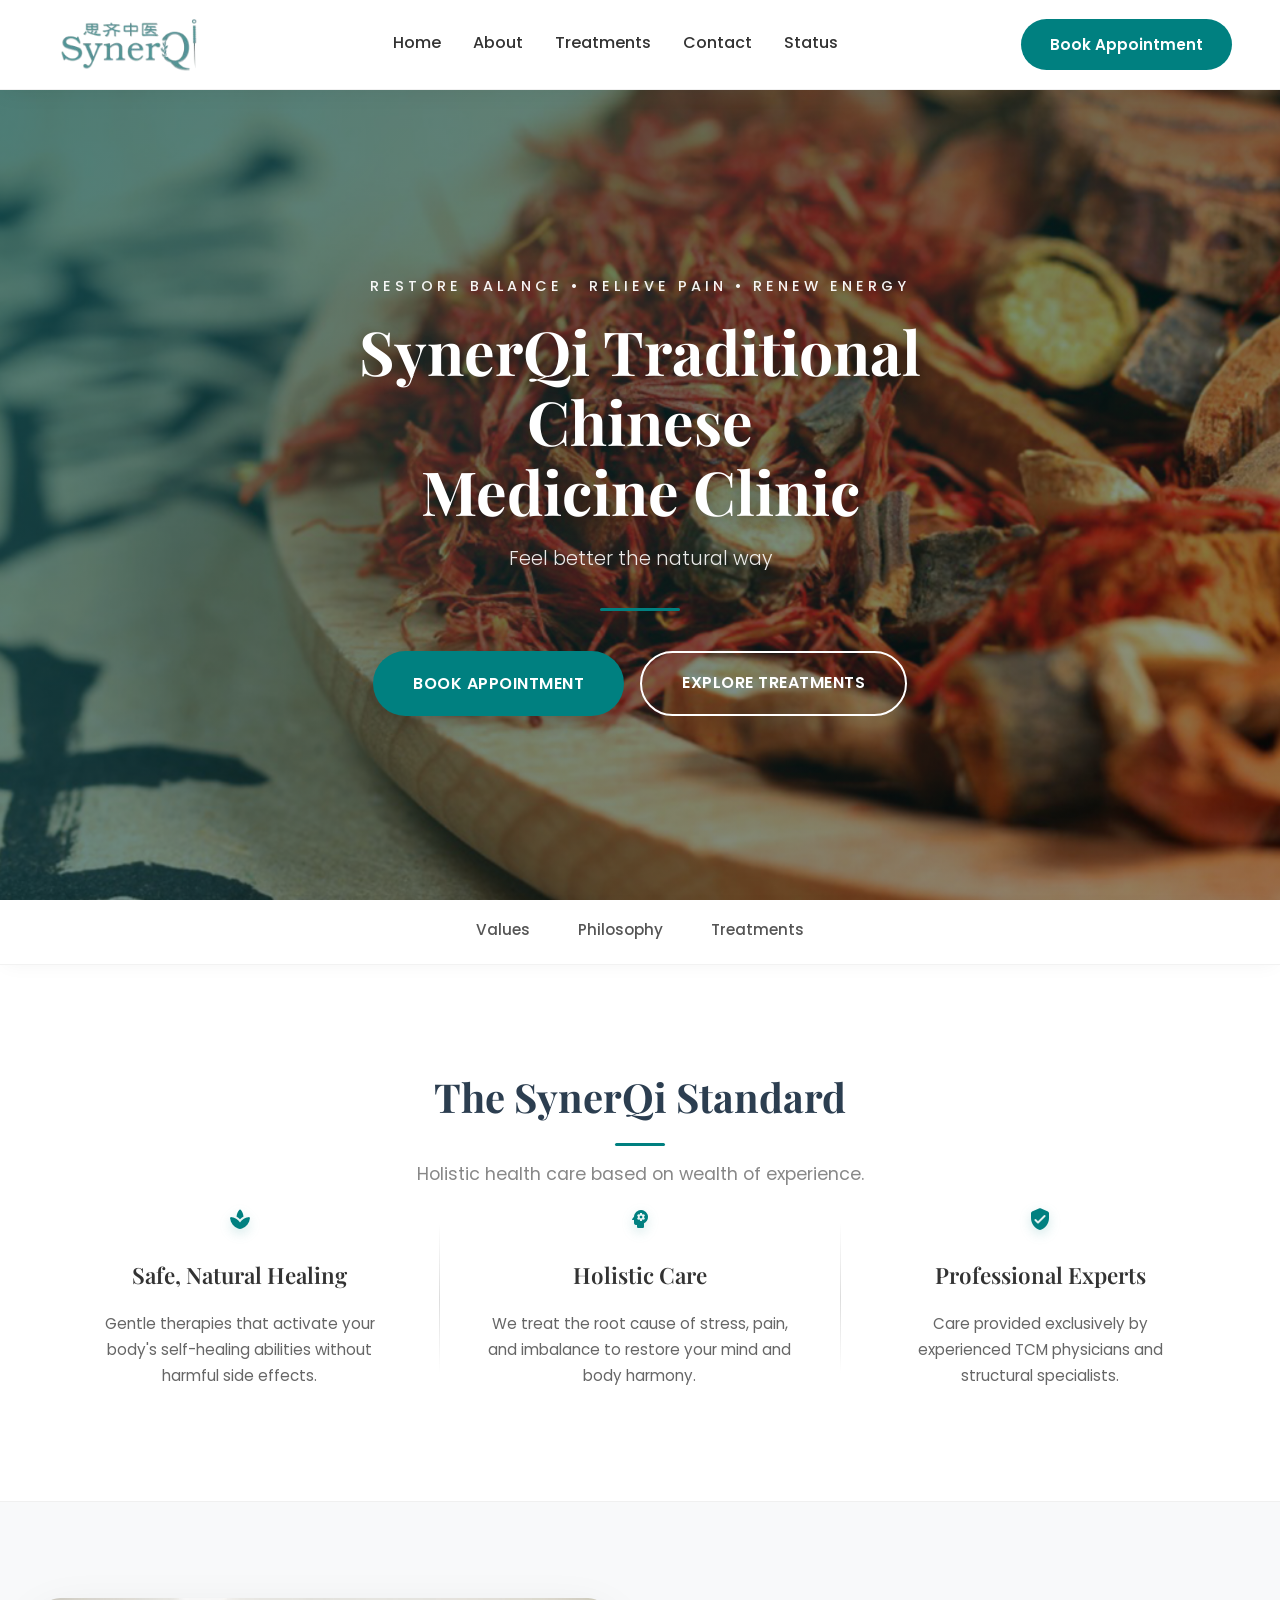
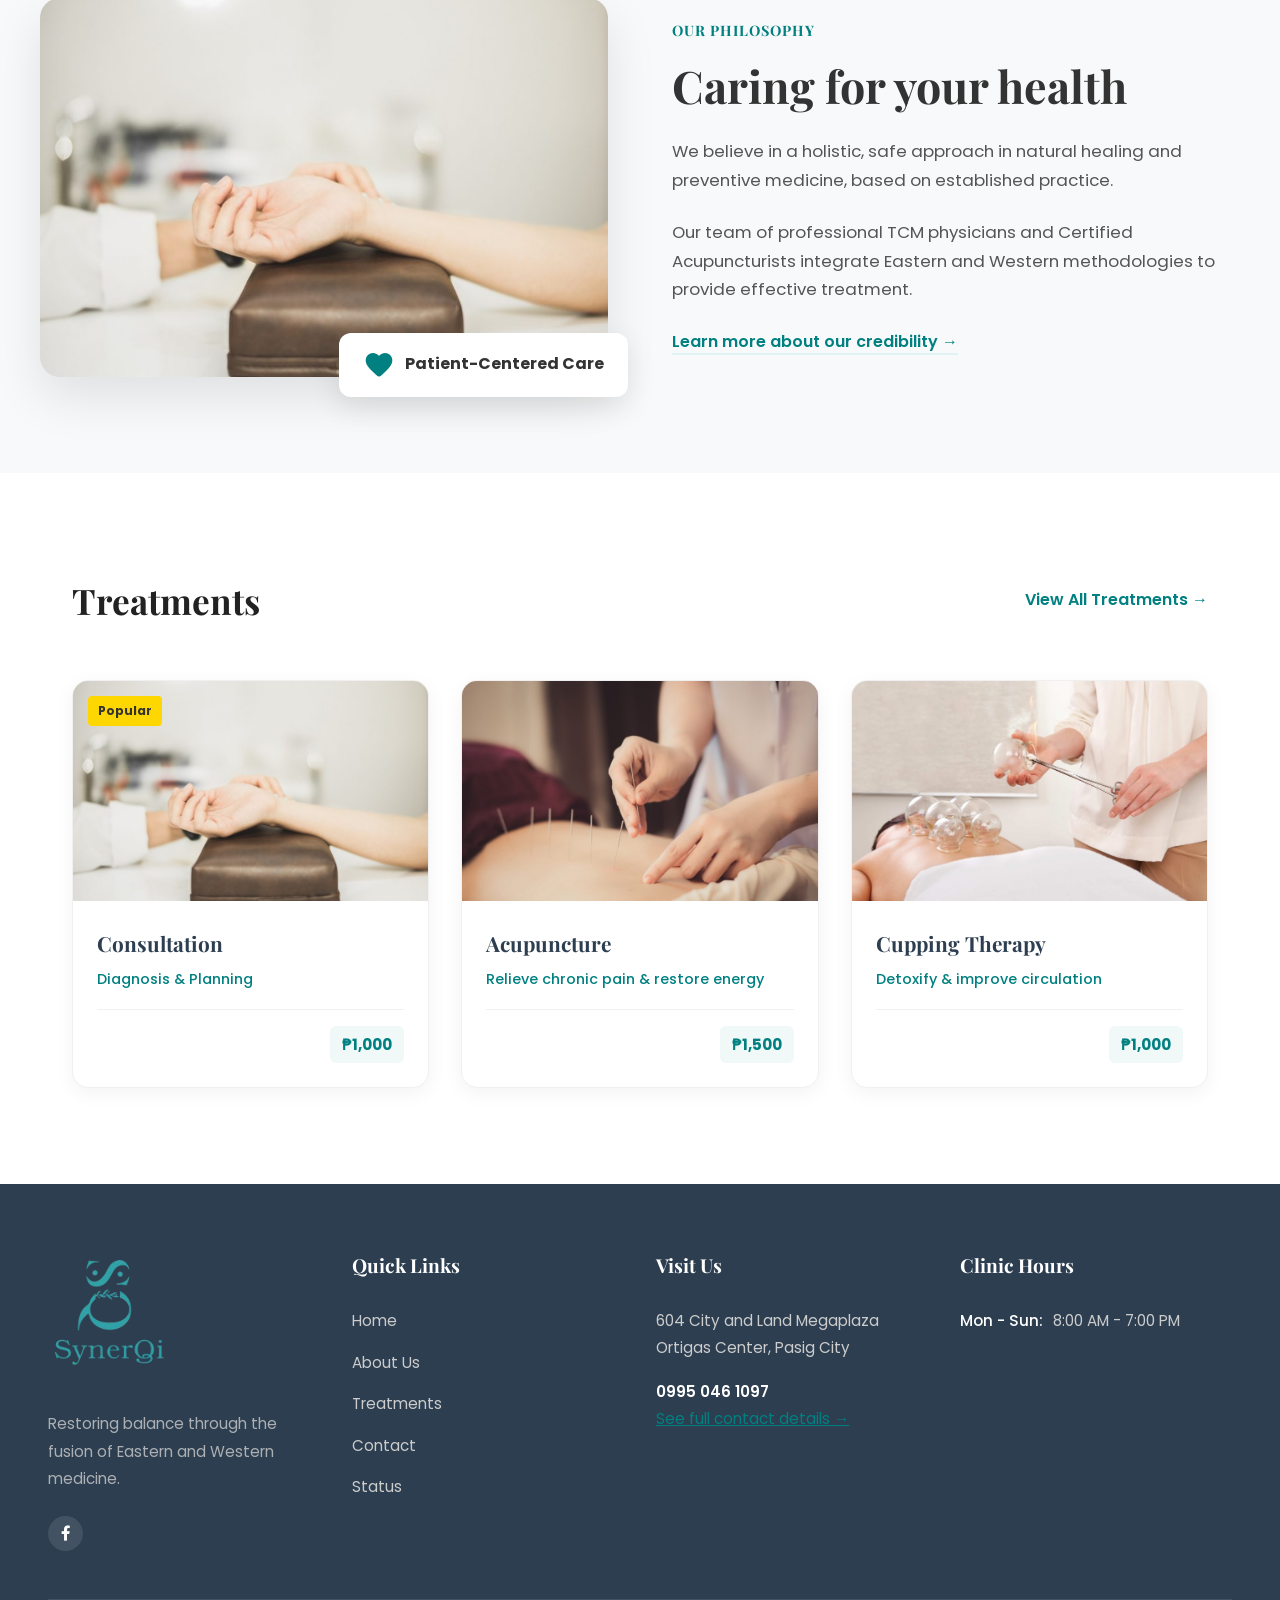
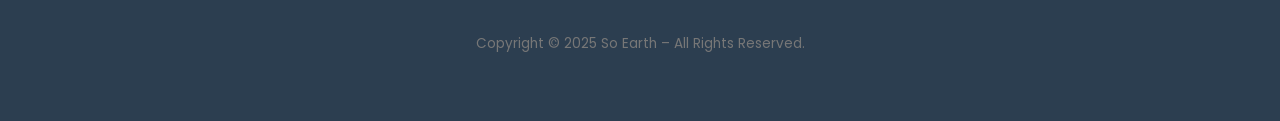
<file: index.html>
<!DOCTYPE html>
<html lang="en">
<head>
    <meta charset="UTF-8">
    <meta name="viewport" content="width=device-width, initial-scale=1.0">
    <title>SynerQi</title>
    <link rel="stylesheet" href="design/style.css">
    <link rel="stylesheet" href="design/homepage.css">
    <link rel="stylesheet" href="design/bookapp.css">
    <link href="https://fonts.googleapis.com/css2?family=Playfair+Display:wght@600;700&family=Poppins:wght@300;400;500;600&display=swap" rel="stylesheet">
    <link href="https://fonts.googleapis.com/icon?family=Material+Icons+Round" rel="stylesheet">
    <link rel="stylesheet" href="https://cdnjs.cloudflare.com/ajax/libs/font-awesome/6.0.0/css/all.min.css">
</head>
<body>

    <header>
        <div class="logo">
            <img src="images/synerqi header logo.png" alt="SynerQi Logo">
        </div>
        
        <nav id="mainNav">
            <ul>
                <li><a href="index.html">Home</a></li>
                <li><a href="about.html">About</a></li>
                <li><a href="services.html">Treatments</a></li>
                <li><a href="contact.html">Contact</a></li>
                <li><a href="appointmentstatus.html">Status</a></li>
            </ul>
        </nav>
        
        <button class="cta-button" id="ctaButton" onclick="openGeneralModal()">Book Appointment</button>
        
        <div class="hamburger-menu" id="hamburgerMenu">
            <span class="material-icons-round" id="hamburgerIcon">menu</span>
        </div>
    </header>

    <main>
        <section class="hero" id="home">
            <div class="hero-overlay-gradient"></div>
            <div class="hero-content fade-in">
                <div class="hero-text-box">
                    <p class="subtitle">Restore Balance • Relieve Pain • Renew Energy</p>
                    <h1>SynerQi Traditional Chinese<br>Medicine Clinic</h1>
                    <p class="hero-subtext">Feel better the natural way</p>
                    
                    <div class="hero-divider"></div>
                    
                    <div class="hero-actions">
                        <button class="btn btn-primary pulse-anim" onclick="openGeneralModal()">Book Appointment</button>
                        <a href="services.html" class="btn btn-secondary">Explore Treatments</a>
                    </div>
                </div>
            </div>
        </section>

        <div class="quick-nav-container">
            <nav class="quick-nav">
                <a href="#values">Values</a>
                <a href="#philosophy">Philosophy</a>
                <a href="#treatments">Treatments</a>
            </nav>
        </div>

        <section class="values-section fade-in" id="values">
            <div class="container">
                <div class="section-header-minimal">
                    <h2>The SynerQi Standard</h2>
                    <p>Holistic health care based on wealth of experience.</p>
                </div>
                
                <div class="values-grid">
                    <div class="value-item">
                        <span class="material-icons-round value-icon">spa</span>
                        <h3>Safe, Natural Healing</h3>
                        <p>Gentle therapies that activate your body's self-healing abilities without harmful side effects.</p>
                    </div>

                    <div class="v-divider"></div>

                    <div class="value-item">
                        <span class="material-icons-round value-icon">psychology</span>
                        <h3>Holistic Care</h3>
                        <p>We treat the root cause of stress, pain, and imbalance to restore your mind and body harmony.</p>
                    </div>

                    <div class="v-divider"></div>

                    <div class="value-item">
                        <span class="material-icons-round value-icon">verified_user</span>
                        <h3>Professional Experts</h3>
                        <p>Care provided exclusively by experienced TCM physicians and structural specialists.</p>
                    </div>
                </div>
            </div>
        </section>

        <section class="split-section fade-in" id="philosophy">
            <div class="split-container">
                <div class="split-image">
                    <img src="images/tcm-850x567 (1).jpg" alt="Dr. Treating Patient">
                    <div class="floating-badge">
                        <span class="material-icons-round">favorite</span>
                        <p>Patient-Centered Care</p>
                    </div>
                </div>
                <div class="split-content">
                    <h4>Our Philosophy</h4>
                    <h2>Caring for your health</h2>
                    <p>We believe in a holistic, safe approach in natural healing and preventive medicine, based on established practice.</p>
                    <p>Our team of professional TCM physicians and Certified Acupuncturists integrate Eastern and Western methodologies to provide effective treatment.</p>
                    <a href="about.html" class="text-link">Learn more about our credibility →</a>
                </div>
            </div>
        </section>

        <section class="featured-services fade-in" id="treatments">
            <div class="container">
                <div class="section-header-row">
                    <h2>Treatments</h2>
                    <a href="services.html" class="view-all-link">View All Treatments →</a>
                </div>
                
                <div class="featured-grid">
                    <div class="featured-card highlight-border" onclick="openGeneralModal()">
                        <div class="tag-corner">Popular</div>
                        <div class="f-image-wrap">
                            <img src="images/tcm-850x567 (1).jpg" alt="Consultation">
                            <div class="f-overlay"><span>Book Now</span></div>
                        </div>
                        <div class="featured-content">
                            <h3>Consultation</h3>
                            <p class="benefit-sub">Diagnosis & Planning</p>
                            <div class="meta-row">
                                <span class="f-price">₱1,000</span>
                            </div>
                        </div>
                    </div>
                    
                    <div class="featured-card" onclick="openGeneralModal()">
                        <div class="f-image-wrap">
                            <img src="images/Acupuncture-850x567.jpeg" alt="Acupuncture">
                            <div class="f-overlay"><span>Book Now</span></div>
                        </div>
                        <div class="featured-content">
                            <h3>Acupuncture</h3>
                            <p class="benefit-sub">Relieve chronic pain & restore energy</p>
                            <div class="meta-row">
                                <span class="f-price">₱1,500</span>
                            </div>
                        </div>
                    </div>

                    <div class="featured-card" onclick="openGeneralModal()">
                        <div class="f-image-wrap">
                            <img src="images/Cupping-850x567.jpg" alt="Cupping">
                            <div class="f-overlay"><span>Book Now</span></div>
                        </div>
                        <div class="featured-content">
                            <h3>Cupping Therapy</h3>
                            <p class="benefit-sub">Detoxify & improve circulation</p>
                            <div class="meta-row">
                                <span class="f-price">₱1,000</span>
                            </div>
                        </div>
                    </div>
                </div>
            </div>
        </section>

    </main>

    <footer id="contact" class="fade-in">
        <div class="footer-content">
            <div class="footer-column">
                <div class="logo">
                    <img src="images/synerqi footer logo.png" alt="SynerQi Logo">
                </div>
                <p class="footer-desc">Restoring balance through the fusion of Eastern and Western medicine.</p>
                <div class="social-links">
                    <a href="#" aria-label="Facebook"><i class="fab fa-facebook-f"></i></a>
                </div>
            </div>
            
            <div class="footer-column">
                <h4>Quick Links</h4>
                <ul class="footer-links">
                    <li><a href="index.html">Home</a></li>
                    <li><a href="about.html">About Us</a></li>
                    <li><a href="services.html">Treatments</a></li>
                    <li><a href="contact.html">Contact</a></li>
                    <li><a href="appointmentstatus.html">Status</a></li>
                </ul>
            </div>

            <div class="footer-column">
                <h4>Visit Us</h4>
                <p>
                    604 City and Land Megaplaza<br>
                    Ortigas Center, Pasig City
                </p>
                <p style="margin-top: 1rem;">
                    <a href="tel:+639950461097" style="color: white; font-weight: 600;">0995 046 1097</a>
                </p>
                <p>
                    <a href="contact.html" style="text-decoration: underline; color: #008080;">See full contact details →</a>
                </p>
            </div>

            <div class="footer-column">
                <h4>Clinic Hours</h4>
                <ul class="hours-list">
                    <li><span>Mon - Sun:</span> 8:00 AM - 7:00 PM</li>
                </ul>
            </div>
        </div>
        <div class="copyright">
            Copyright © 2025 So Earth – All Rights Reserved.
        </div>
    </footer>

    <button id="scrollToTopBtn" title="Go to top">
        <span class="material-icons-round">arrow_upward</span>
    </button>
    
    <!-- CTA BUTTON POP UP FORM -->
    <div id="bookingModal" class="modal-overlay">
        <div class="modal-wrapper">
            <div class="mobile-modal-header">
                <h4>Complete Request</h4>
                <span class="material-icons-round close-btn-mobile" onclick="closeModal()">close</span>
            </div>

            <div class="modal-grid">

                <!-- LEFT -->
                <div class="modal-context-info">
                    <div class="info-label">Current Total</div>
                    <p class="info-value" id="cartTotal">₱0</p>

                    <div class="info-divider"></div>

                    <div class="info-label">Chosen Treatments</div>
                    <p id="servicesComma" class="info-value-small mobile-only">No services selected</p>
                    <div class="desktop-only">
                        <details id="servicesDropdown" open>
                            <summary>Selected List</summary>
                            <ul id="servicesList">
                                <li class="no-services">No services selected</li>
                            </ul>
                        </details>
                    </div>
                </div>

                <!-- CENTER (FORM) -->
                <div class="modal-form-section">
                    <div class="form-header-desktop">
                        <h3>Complete Request</h3>
                        <span class="material-icons-round close-btn-desktop" onclick="closeModal()">close</span>
                    </div>

                    <form id="modalBookingForm" action="database/process_booking.html" method="POST">

                        <div class="form-group">
                            <label>Treatments</label>
                            <div class="custom-select-wrapper">
                                <div class="select-box-trigger" id="serviceToggleButton">
                                    <span id="selectedServicesText">Select Treatments</span>
                                    <span class="material-icons-round">expand_more</span>
                                </div>

                                <div id="servicesSelectionOverlay" class="services-dropdown-content">
                                    <div class="checkbox-list">
                                        <label class="check-item">
                                            <input type="checkbox" class="service-check" value="Consultation" data-price="1000">
                                            <span>Consultation - ₱1,000</span>
                                        </label>
                                        <label class="check-item">
                                            <input type="checkbox" class="service-check" value="Acupuncture" data-price="1500">
                                            <span>Acupuncture - ₱1,500</span>
                                        </label>
                                        <label class="check-item">
                                            <input type="checkbox" class="service-check" value="Herbal Remedies" data-price="300">
                                            <span>Herbal Remedies - ₱300</span>
                                        </label>
                                        <label class="check-item">
                                            <input type="checkbox" class="service-check" value="Cupping" data-price="1200">
                                            <span>Cupping - ₱1,200</span>
                                        </label>
                                        <label class="check-item">
                                            <input type="checkbox" class="service-check" value="Tuina" data-price="1000">
                                            <span>Tuina - ₱1,000</span>
                                        </label>
                                        <label class="check-item">
                                            <input type="checkbox" class="service-check" value="Guasha" data-price="1200">
                                            <span>Guasha - ₱1,200</span>
                                        </label>
                                        <label class="check-item">
                                            <input type="checkbox" class="service-check" value="Rehabilitation" data-price="1000">
                                            <span>Rehabilitation - ₱1,000</span>
                                        </label>
                                        <label class="check-item">
                                            <input type="checkbox" class="service-check" value="Physical Exercise" data-price="800">
                                            <span>Physical Exercise - ₱800</span>
                                        </label>
                                        <label class="check-item">
                                            <input type="checkbox" class="service-check" value="3D Acu & Myofascial" data-price="4000">
                                            <span>3D Acu & Myofascial - ₱4,000</span>
                                        </label>
                                    </div>
                                </div>
                            </div>
                        </div>

                        <div class="form-group">
                            <label>Full Name</label>
                            <input type="text" id="userName" placeholder="Enter your name" required name="userName">
                        </div>

                        <!-- Mobile only -->
                        <div class="mobile-only">
                            <div class="form-group">
                                <label>Patient Vitals</label>
                                <textarea name="patient_vitals" placeholder="BP, Temp, etc..." rows="2"></textarea>
                            </div>
                            <div class="form-group">
                                <label>Patient Concern</label>
                                <textarea name="patient_concern" placeholder="Symptoms..." rows="2"></textarea>
                            </div>
                        </div>

                        <div class="form-group">
                            <label>Email Address</label>
                            <input type="email" id="userEmail" placeholder="email@example.com" required name="userEmail">
                        </div>

                        <div class="form-group">
                            <label>Phone Number</label>
                            <input type="tel" id="userPhone" placeholder="0912 345 6789" required name="userPhone">
                        </div>

                        <div class="form-row">
                            <div class="form-group">
                                <label>Date</label>
                                <input type="date" id="bookingDate" required name="date">
                            </div>
                            <div class="form-group">
                                <label>Time</label>
                                <select id="bookingTime" name="bookingTime">
                                    <option>Morning (9AM - 12PM)</option>
                                    <option>Afternoon (1PM - 5PM)</option>
                                </select>
                            </div>
                        </div>

                        <div class="terms-container">
                            <div class="terms-row">
                                <label class="terms-check-wrapper">
                                    <input type="checkbox" id="termsCheck" name="terms_agreed" required>
                                    <span class="terms-text">I have read the</span>
                                </label>
                                <button type="button" class="terms-trigger-btn" onclick="openLegalModal()">
                                    Terms and Services
                                </button>
                            </div>
                        </div>

			            <div id="legalModal" class="legal-overlay">
                            <div class="legal-popup">
                                <div class="legal-header">
                                    <h3>Terms & Services</h3>
                                    <span class="material-icons-round close-legal" onclick="closeLegalModal()">close</span>
                                </div>
                                <div class="legal-body">
                                    <h4>1. Medical Disclaimer</h4>
                                    <p>Information from SynerQi is for general guidance only and does not replace professional medical advice. Always consult our certified physicians for diagnosis or treatment.</p>
                                    
                                    <h4>2. Data Privacy</h4>
                                    <p>Your personal and health information is kept secure and handled according to health privacy regulations.</p>
                                    
                                    <h4>3. Cancellation</h4>
                                    <p>Please provide accurate information when booking and give at least 24 hours notice if you need to cancel or reschedule.</p>
                                
                                    <h4>4. Patient Conduct</h4>
                                    <p>We maintain a respectful and safe clinical environment. Service may be refused if behavior disrupts patient care or clinic operations.</p>
                                
                                    <button type="button" class="terms-trigger-btn nav-style-button" onclick="window.location.href='about.html#terms'">
                                        See Full Details
                                    </button>
                                </div>
                                <button type="button" class="legal-confirm-btn" onclick="closeLegalModal()">I Understand</button>
                            </div>
                        </div>

                        <button type="submit" class="submit-request-btn">
                            Confirm Request
                        </button>

                        <input type="hidden" name="totalAmount" id="totalAmountInput" value="0">
                        <input type="hidden" name="selectedServicesList" id="servicesListInput" value="">
                    </form>
                </div>

                <!-- RIGHT (CORRECT POSITION NOW) -->
                <div class="modal-patient-notes desktop-only">

                    <div class="notes-group">
                        <label>Patient Vitals</label>
                        <textarea 
                            name="patient_vitals"
                            id="patientVitals"
                            form="modalBookingForm"
                            placeholder="Blood Pressure, Heart Rate, Temperature..."
                        ></textarea>
                    </div>

                    <div class="notes-group">
                        <label>Patient Concern</label>
                        <textarea 
                            name="patient_concern"
                            id="patientConcern"
                            form="modalBookingForm"
                            placeholder="Describe symptoms, pain, concerns..."
                        ></textarea>
                    </div>

                </div>

            </div>
        </div>
    </div>

    <div id="validationNoticeModal" class="notice-overlay">
        <div class="notice-box">
            <div class="notice-header">
                <span class="material-icons-round notice-icon">assignment_late</span>
                <h4 id="noticeTitle">Information Required</h4>
            </div>
            <div class="notice-body">
                <p id="noticeMessage">Please fill out the missing medical details before proceeding.</p>
            </div>
            <div class="notice-footer">
                <button type="button" id="noticeConfirmBtn" class="notice-btn">Go to Field</button>
            </div>
        </div>
    </div>

    <script src="script/bookapp.js" type="text/javascript"></script>
    <script src="script/navbar.js" type="text/javascript"></script>
</body>
</html>
</file>
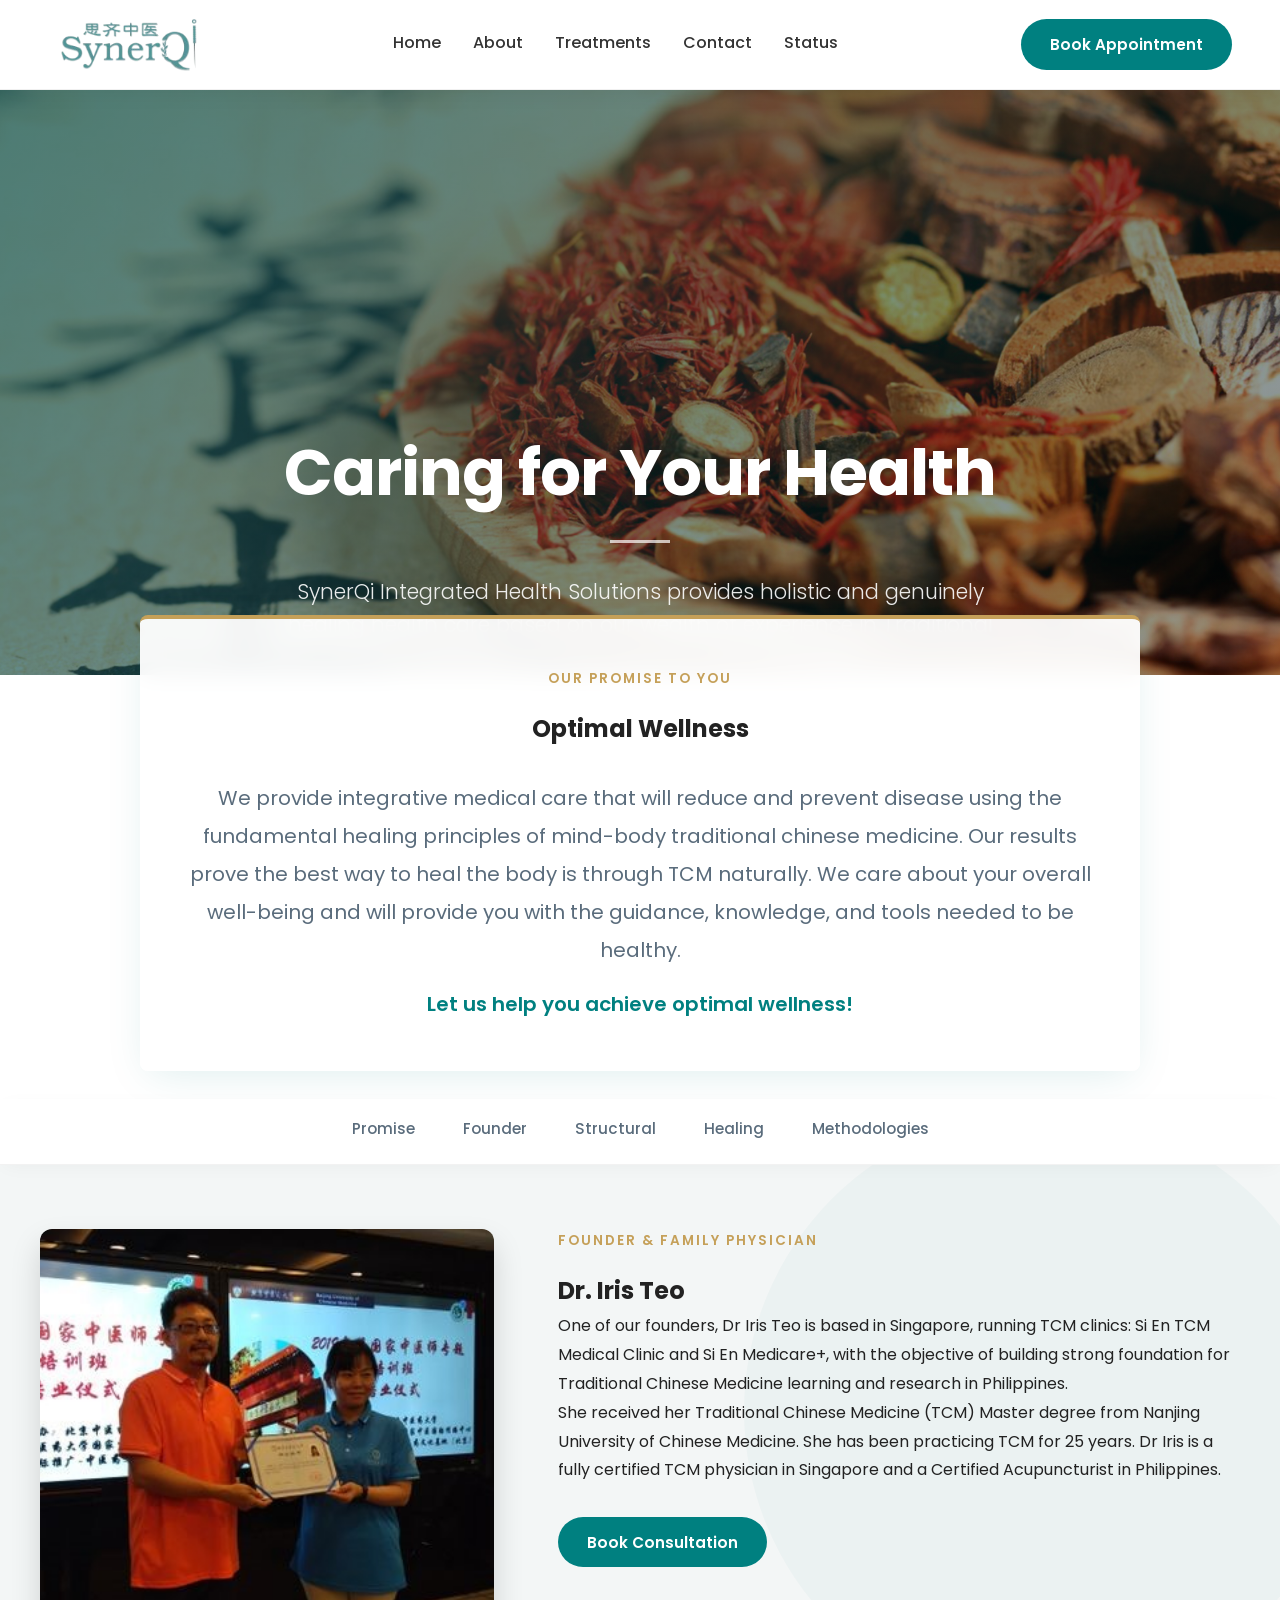
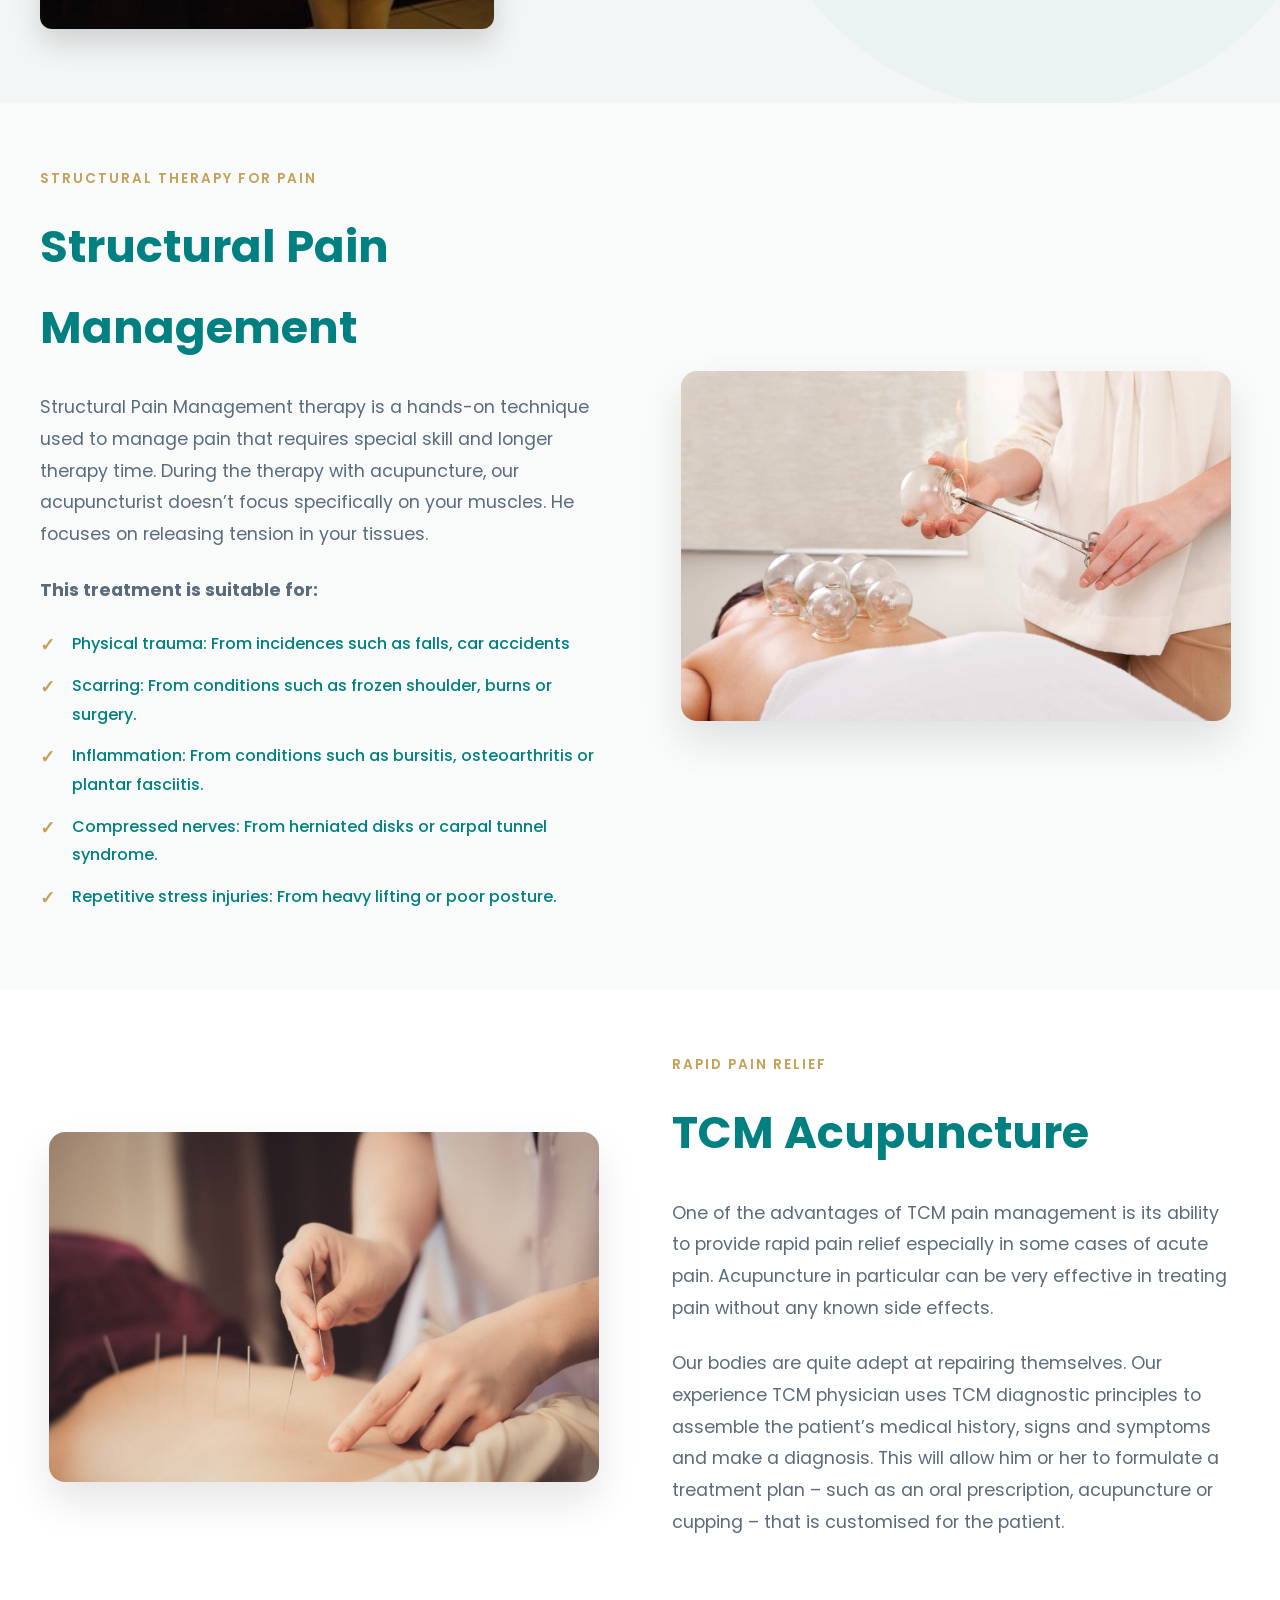
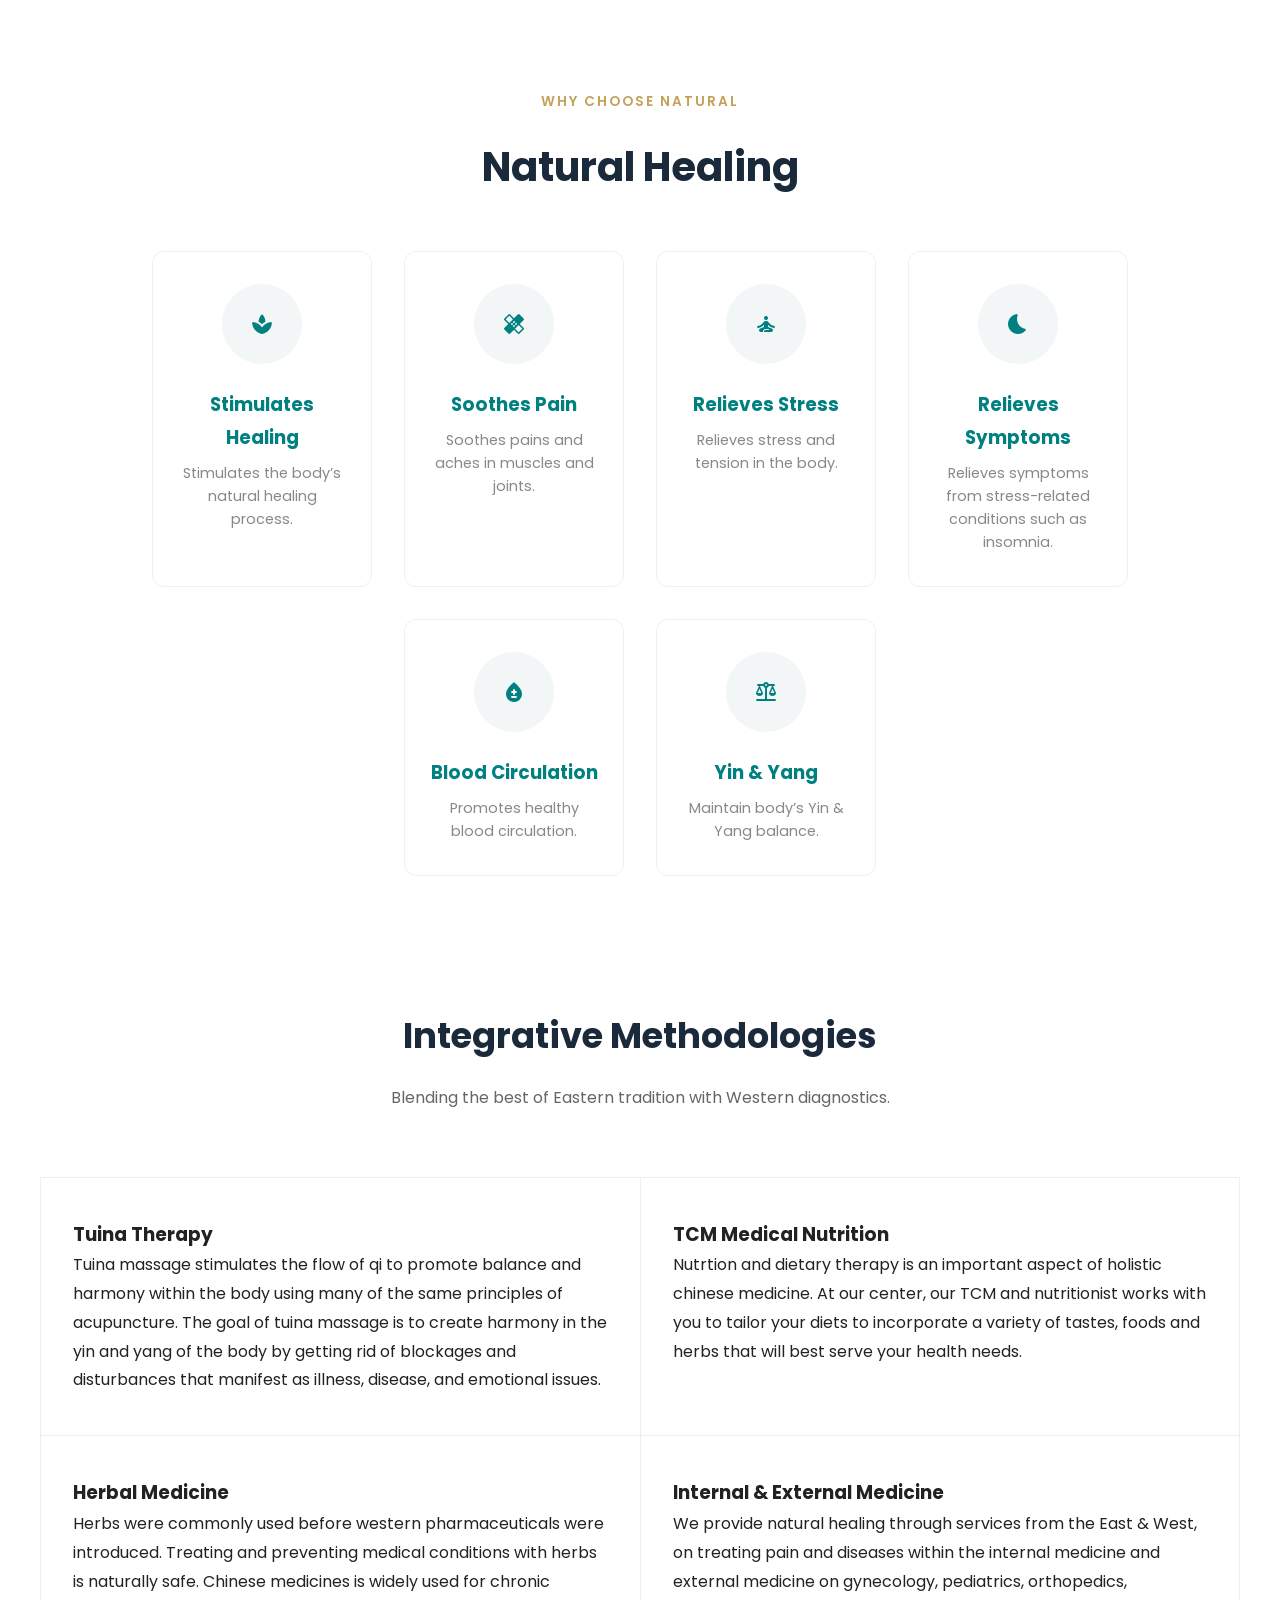
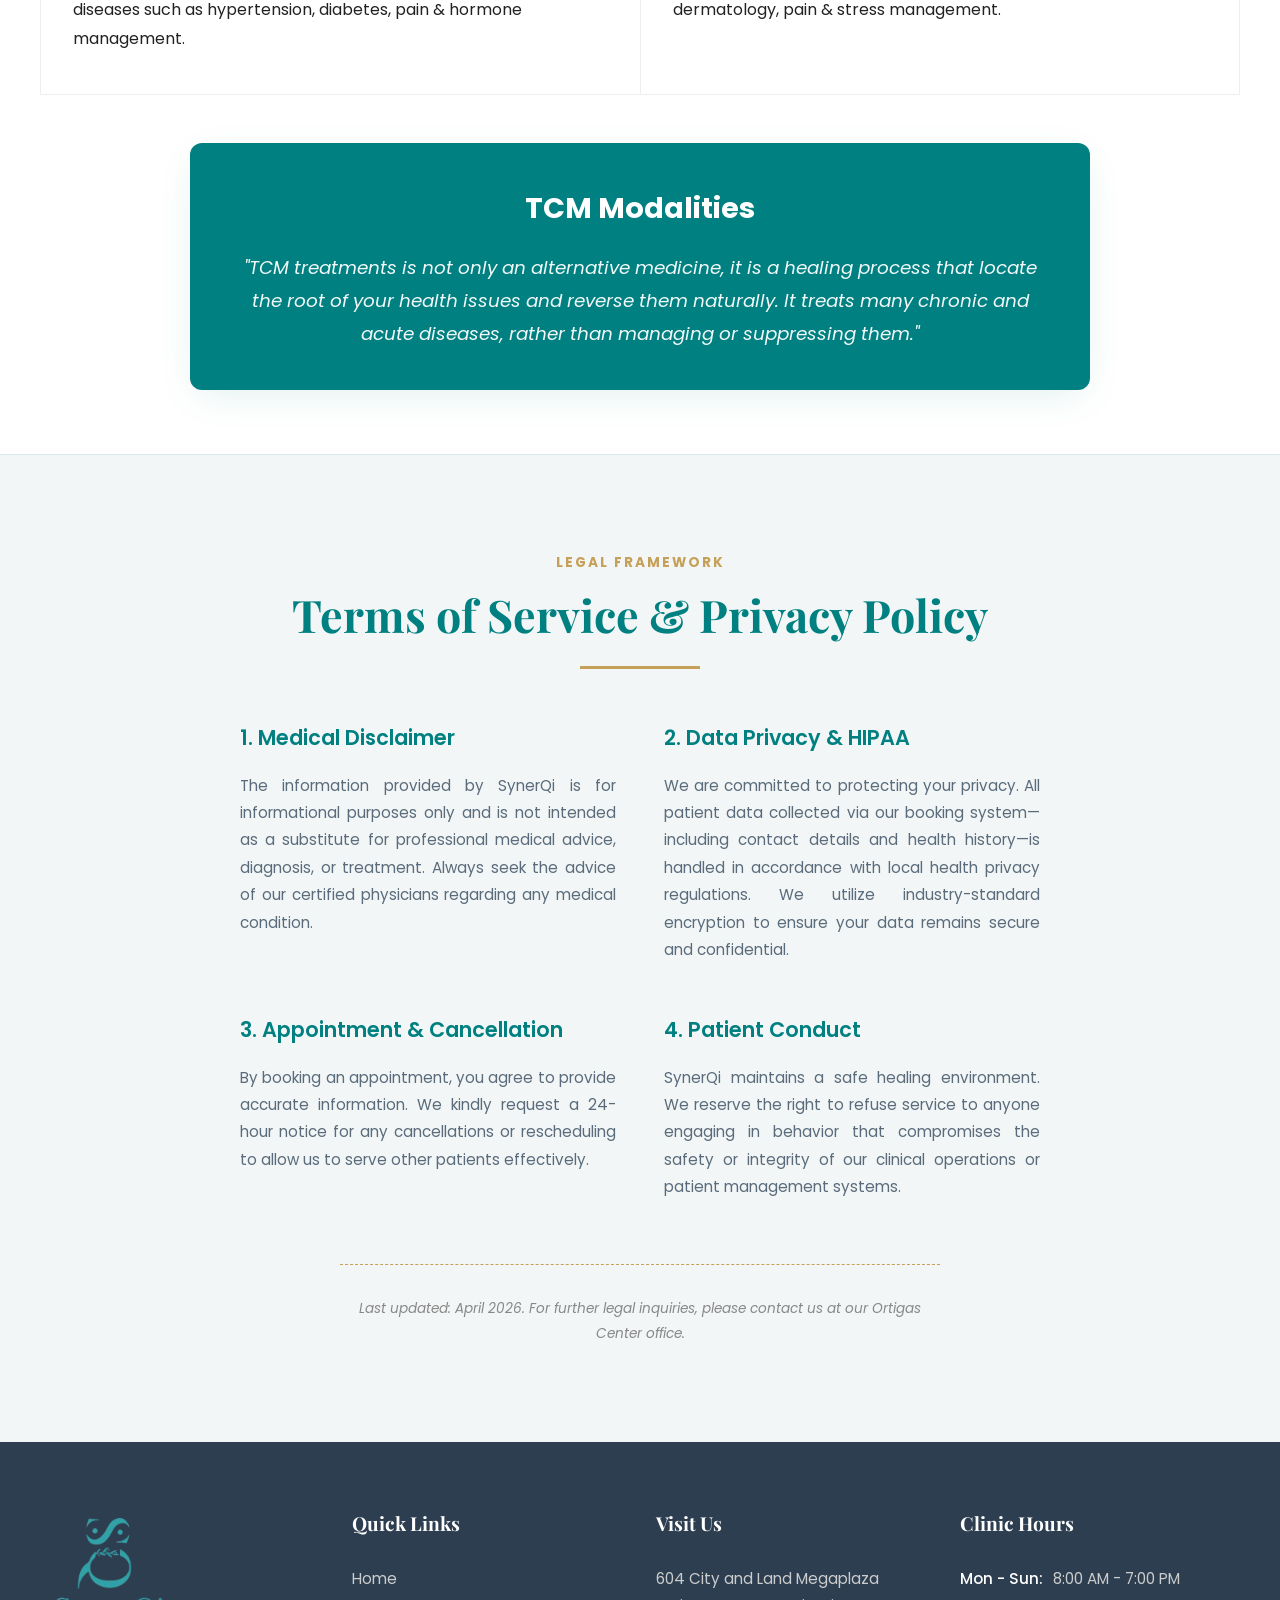
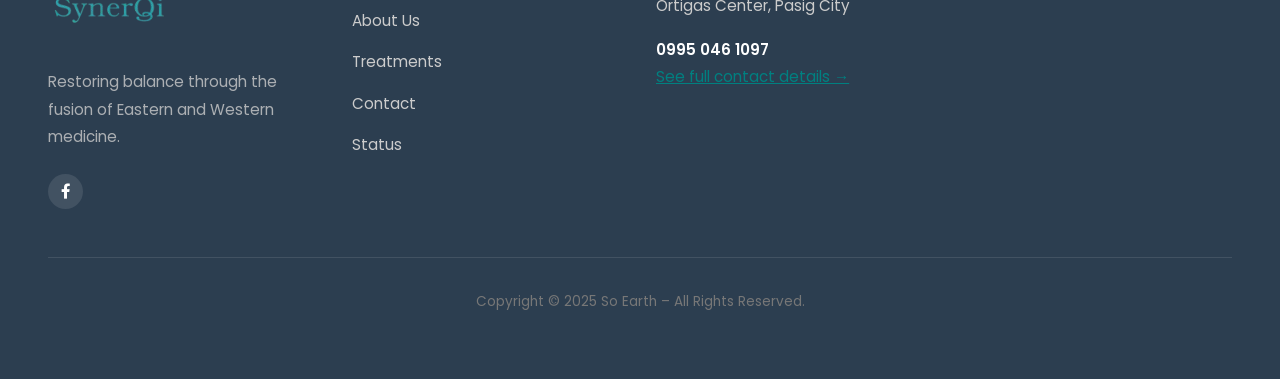
<file: about.html>
<!DOCTYPE html>
<html lang="en">
<head>
    <meta charset="UTF-8">
    <meta name="viewport" content="width=device-width, initial-scale=1.0">
    <title>About Us - SynerQi</title>
    
    <link rel="stylesheet" href="design/style.css">
    <link rel="stylesheet" href="design/about.css">
    <link rel="stylesheet" href="design/bookapp.css">
    <link href="https://fonts.googleapis.com/css2?family=Playfair+Display:wght@500;600;700&family=Poppins:wght@300;400;500;600&display=swap" rel="stylesheet">
    <link href="https://fonts.googleapis.com/icon?family=Material+Icons+Round" rel="stylesheet">
    <link rel="stylesheet" href="https://cdnjs.cloudflare.com/ajax/libs/font-awesome/6.0.0/css/all.min.css">
</head>
<body>

    <header>
        <div class="logo">
            <a href="index.html">
                <img src="images/synerqi header logo.png" alt="SynerQi Logo">
            </a>
        </div>
        
        <nav id="mainNav">
            <ul>
                <li><a href="index.html">Home</a></li>
                <li><a href="about.html">About</a></li>
                <li><a href="services.html">Treatments</a></li>
                <li><a href="contact.html">Contact</a></li>
                <li><a href="appointmentstatus.html">Status</a></li>
            </ul>
        </nav>
        
        <button class="cta-button" id="ctaButton" onclick="openGeneralModal()">Book Appointment</button>
        
        <div class="hamburger-menu" id="hamburgerMenu">
            <span class="material-icons-round">menu</span>
        </div>
    </header>

    <main>

        <section class="about-hero">
            <div class="hero-text-content">
                <h1>Caring for Your Health</h1>
                <div class="elegance-divider" style="background: white; opacity: 0.7;"></div>
                <p>SynerQi Integrated Health Solutions provides holistic and genuinely healing health care based on our wealth of experience in Traditional Chinese Medicine research and treatment.</p>
            </div>
        </section>
        
        <section class="promise-section fade-in" id="philosophy">
            <div class="container">
                <div class="promise-card delay-200">
                    <span class="text-gold">Our Promise to You</span>
                    <h2>Optimal Wellness</h2>
                    <br>
                    <p>
                        We provide integrative medical care that will reduce and prevent disease using the fundamental healing principles of mind-body traditional chinese medicine. Our results prove the best way to heal the body is through TCM naturally. We care about your overall well-being and will provide you with the guidance, knowledge, and tools needed to be healthy.
                    </p>
                    <p style="margin-top: 1rem; font-weight: 600; color: #008080;">Let us help you achieve optimal wellness!</p>
                </div>
            </div>
        </section>

        <div class="quick-nav-container">
            <nav class="quick-nav">
                <a href="#philosophy">Promise</a>
                <a href="#founder">Founder</a>
                <a href="#structural">Structural</a>
                <a href="#healing">Healing</a>
                <a href="#methodologies">Methodologies</a>
            </nav>
        </div>

        <section class="section-padding founder-section fade-in" id="founder">
            <div class="founder-grid">
                <div class="founder-visual">
                    <img src="images/dr iris 2.jpg" alt="Dr. Iris Teo" class="founder-img-main">
                </div>
                
                <div class="founder-text">
                    <span class="text-gold">Founder & Family Physician</span>
                    <h2>Dr. Iris Teo</h2>
                    <p>
                        One of our founders, Dr Iris Teo is based in Singapore, running TCM clinics: Si En TCM Medical Clinic and Si En Medicare+, with the objective of building strong foundation for Traditional Chinese Medicine learning and research in Philippines.
                    </p>
                    <p>
                        She received her Traditional Chinese Medicine (TCM) Master degree from Nanjing University of Chinese Medicine. She has been practicing TCM for 25 years. Dr Iris is a fully certified TCM physician in Singapore and a Certified Acupuncturist in Philippines.
                    </p>
                    
                    <div style="margin-top: 2rem;">
                        <button class="cta-button" onclick="openGeneralModal()">Book Consultation</button>
                    </div>
                </div>
            </div>
        </section>

        <section class="feature-row bg-offset fade-in" id="structural">
            <div class="feature-content delay-200">
                <span class="text-gold">Structural Therapy For Pain</span>
                <h2>Structural Pain Management</h2>
                <p>
                    Structural Pain Management therapy is a hands-on technique used to manage pain that requires special skill and longer therapy time.
                    During the therapy with acupuncture, our acupuncturist doesn’t focus specifically on your muscles. He focuses on releasing tension in your tissues.
                </p>
                
                <p><strong>This treatment is suitable for:</strong></p>
                <ul class="feature-list">
                    <li>Physical trauma: From incidences such as falls, car accidents</li>
                    <li>Scarring: From conditions such as frozen shoulder, burns or surgery.</li>
                    <li>Inflammation: From conditions such as bursitis, osteoarthritis or plantar fasciitis.</li>
                    <li>Compressed nerves: From herniated disks or carpal tunnel syndrome.</li>
                    <li>Repetitive stress injuries: From heavy lifting or poor posture.</li>
                </ul>
            </div>
            <img src="images/Cupping-850x567.jpg" alt="Structural Therapy" class="feature-image">
        </section>

        <section class="feature-row fade-in">
            <img src="images/Acupuncture-850x567.jpeg" alt="Acupuncture Therapy" class="feature-image">
            <div class="feature-content delay-200">
                <span class="text-gold">Rapid Pain Relief</span>
                <h2>TCM Acupuncture</h2>
                <p>
                    One of the advantages of TCM pain management is its ability to provide rapid pain relief especially in some cases of acute pain. Acupuncture in particular can be very effective in treating pain without any known side effects.
                </p>
                <p>
                    Our bodies are quite adept at repairing themselves. Our experience TCM physician uses TCM diagnostic principles to assemble the patient’s medical history, signs and symptoms and make a diagnosis. This will allow him or her to formulate a treatment plan – such as an oral prescription, acupuncture or cupping – that is customised for the patient.
                </p>
            </div>
        </section>

        <section class="section-padding healing-section fade-in" id="healing">
            <div class="container">
                <span class="text-gold">Why Choose Natural</span>
                <h2 style="font-size: 2.5rem; color: #1a2a3a;">Natural Healing</h2>
                
                <div class="healing-grid">
                    <div class="healing-item delay-100">
                        <div class="healing-icon-circle"><span class="material-icons-round">spa</span></div>
                        <h4>Stimulates Healing</h4>
                        <p>Stimulates the body’s natural healing process.</p>
                    </div>
                    <div class="healing-item delay-200">
                        <div class="healing-icon-circle"><span class="material-icons-round">healing</span></div>
                        <h4>Soothes Pain</h4>
                        <p>Soothes pains and aches in muscles and joints.</p>
                    </div>
                    <div class="healing-item delay-300">
                        <div class="healing-icon-circle"><span class="material-icons-round">self_improvement</span></div>
                        <h4>Relieves Stress</h4>
                        <p>Relieves stress and tension in the body.</p>
                    </div>
                    <div class="healing-item delay-500">
                        <div class="healing-icon-circle"><span class="material-icons-round">bedtime</span></div>
                        <h4>Relieves Symptoms</h4>
                        <p>Relieves symptoms from stress-related conditions such as insomnia.</p>
                    </div>
                    <div class="healing-item delay-100">
                        <div class="healing-icon-circle"><span class="material-icons-round">bloodtype</span></div>
                        <h4>Blood Circulation</h4>
                        <p>Promotes healthy blood circulation.</p>
                    </div>
                    <div class="healing-item delay-200">
                        <div class="healing-icon-circle"><span class="material-icons-round">balance</span></div>
                        <h4>Yin & Yang</h4>
                        <p>Maintain body’s Yin & Yang balance.</p>
                    </div>
                </div>
            </div>
        </section>

        <section class="method-section fade-in" id="methodologies">
            <div class="container text-center" style="margin-bottom: 3rem;">
                <h2 style="font-size: 2.2rem; color: #1a2a3a;">Integrative Methodologies</h2>
                <p style="max-width: 600px; margin: 1rem auto; color: #666;">Blending the best of Eastern tradition with Western diagnostics.</p>
            </div>
            
            <div class="method-grid">
                <div class="method-card">
                    <h3>Tuina Therapy</h3>
                    <p>Tuina massage stimulates the flow of qi to promote balance and harmony within the body using many of the same principles of acupuncture. The goal of tuina massage is to create harmony in the yin and yang of the body by getting rid of blockages and disturbances that manifest as illness, disease, and emotional issues.</p>
                </div>
                <div class="method-card">
                    <h3>TCM Medical Nutrition</h3>
                    <p>Nutrtion and dietary therapy is an important aspect of holistic chinese medicine. At our center, our TCM and nutritionist works with you to tailor your diets to incorporate a variety of tastes, foods and herbs that will best serve your health needs.</p>
                </div>
                <div class="method-card">
                    <h3>Herbal Medicine</h3>
                    <p>Herbs were commonly used before western pharmaceuticals were introduced. Treating and preventing medical conditions with herbs is naturally safe. Chinese medicines is widely used for chronic diseases such as hypertension, diabetes, pain & hormone management.</p>
                </div>
                <div class="method-card">
                    <h3>Internal & External Medicine</h3>
                    <p>We provide natural healing through services from the East & West, on treating pain and diseases within the internal medicine and external medicine on gynecology, pediatrics, orthopedics, dermatology, pain & stress management.</p>
                </div>
            </div>

            <div class="modalities-summary">
                <h3>TCM Modalities</h3>
                <p>
                    "TCM treatments is not only an alternative medicine, it is a healing process that locate the root of your health issues and reverse them naturally. It treats many chronic and acute diseases, rather than managing or suppressing them."
                </p>
            </div>
        </section>

        <section class="legal-section fade-in" id="terms">
            <div class="container">
                <div class="about-legal-header">
                    <span class="about-legal-label">Legal Framework</span>
                    <h2 class="about-legal-title">Terms of Service & Privacy Policy</h2>
                    <div class="about-legal-divider"></div>
                </div>

                <div class="legal-content">
                    <div class="legal-block">
                        <h3>1. Medical Disclaimer</h3>
                        <p>The information provided by SynerQi is for informational purposes only and is not intended as a substitute for professional medical advice, diagnosis, or treatment. Always seek the advice of our certified physicians regarding any medical condition.</p>
                    </div>

                    <div class="legal-block">
                        <h3>2. Data Privacy & HIPAA</h3>
                        <p>We are committed to protecting your privacy. All patient data collected via our booking system—including contact details and health history—is handled in accordance with local health privacy regulations. We utilize industry-standard encryption to ensure your data remains secure and confidential.</p>
                    </div>

                    <div class="legal-block">
                        <h3>3. Appointment & Cancellation</h3>
                        <p>By booking an appointment, you agree to provide accurate information. We kindly request a 24-hour notice for any cancellations or rescheduling to allow us to serve other patients effectively.</p>
                    </div>

                    <div class="legal-block">
                        <h3>4. Patient Conduct</h3>
                        <p>SynerQi maintains a safe healing environment. We reserve the right to refuse service to anyone engaging in behavior that compromises the safety or integrity of our clinical operations or patient management systems.</p>
                    </div>
                </div>

                <div class="legal-footer-note">
                    <p>Last updated: April 2026. For further legal inquiries, please contact us at our Ortigas Center office.</p>
                </div>
            </div>
        </section>

    </main>

    <footer id="contact" class="fade-in">
        <div class="footer-content">
            <div class="footer-column">
                <div class="logo">
                    <img src="images/synerqi footer logo.png" alt="SynerQi Logo">
                </div>
                <p class="footer-desc">Restoring balance through the fusion of Eastern and Western medicine.</p>
                <div class="social-links">
                    <a href="https://www.facebook.com/synerqi#" aria-label="Facebook"><i class="fab fa-facebook-f"></i></a>
                </div>
            </div>

            <div class="footer-column">
                <h4>Quick Links</h4>
                <ul class="footer-links">
                    <li><a href="index.html">Home</a></li>
                    <li><a href="about.html">About Us</a></li>
                    <li><a href="services.html">Treatments</a></li>
                    <li><a href="contact.html">Contact</a></li>
                    <li><a href="appointmentstatus.html">Status</a></li>
                </ul>
            </div>

            <div class="footer-column">
                <h4>Visit Us</h4>
                <p>
                    604 City and Land Megaplaza<br>
                    Ortigas Center, Pasig City
                </p>
                <p style="margin-top: 1rem;">
                    <a href="tel:+639950461097" style="color: white; font-weight: 600;">0995 046 1097</a>
                </p>
                <p>
                    <a href="contact.html" style="text-decoration: underline; color: #008080;">See full contact details →</a>
                </p>
            </div>

            <div class="footer-column">
                <h4>Clinic Hours</h4>
                <ul class="hours-list">
                    <li><span>Mon - Sun:</span> 8:00 AM - 7:00 PM</li>
                </ul>
            </div>
        </div>
        <div class="copyright">
            Copyright © 2025 So Earth – All Rights Reserved.
        </div>
    </footer>

    <button id="scrollToTopBtn" title="Go to top">
        <span class="material-icons-round">arrow_upward</span>
    </button>


    <!-- CTA BUTTON POP UP FORM -->
    <div id="bookingModal" class="modal-overlay">
        <div class="modal-wrapper">
            <div class="mobile-modal-header">
                <h4>Complete Request</h4>
                <span class="material-icons-round close-btn-mobile" onclick="closeModal()">close</span>
            </div>

            <div class="modal-grid">

                <!-- LEFT -->
                <div class="modal-context-info">
                    <div class="info-label">Current Total</div>
                    <p class="info-value" id="cartTotal">₱0</p>

                    <div class="info-divider"></div>

                    <div class="info-label">Chosen Treatments</div>
                    <p id="servicesComma" class="info-value-small mobile-only">No services selected</p>
                    <div class="desktop-only">
                        <details id="servicesDropdown" open>
                            <summary>Selected List</summary>
                            <ul id="servicesList">
                                <li class="no-services">No services selected</li>
                            </ul>
                        </details>
                    </div>
                </div>

                <!-- CENTER (FORM) -->
                <div class="modal-form-section">
                    <div class="form-header-desktop">
                        <h3>Complete Request</h3>
                        <span class="material-icons-round close-btn-desktop" onclick="closeModal()">close</span>
                    </div>

                    <form id="modalBookingForm" action="database/process_booking.html" method="POST">

                        <div class="form-group">
                            <label>Treatments</label>
                            <div class="custom-select-wrapper">
                                <div class="select-box-trigger" id="serviceToggleButton">
                                    <span id="selectedServicesText">Select Treatments</span>
                                    <span class="material-icons-round">expand_more</span>
                                </div>

                                <div id="servicesSelectionOverlay" class="services-dropdown-content">
                                    <div class="checkbox-list">
                                        <label class="check-item">
                                            <input type="checkbox" class="service-check" value="Consultation" data-price="1000">
                                            <span>Consultation - ₱1,000</span>
                                        </label>
                                        <label class="check-item">
                                            <input type="checkbox" class="service-check" value="Acupuncture" data-price="1500">
                                            <span>Acupuncture - ₱1,500</span>
                                        </label>
                                        <label class="check-item">
                                            <input type="checkbox" class="service-check" value="Herbal Remedies" data-price="300">
                                            <span>Herbal Remedies - ₱300</span>
                                        </label>
                                        <label class="check-item">
                                            <input type="checkbox" class="service-check" value="Cupping" data-price="1200">
                                            <span>Cupping - ₱1,200</span>
                                        </label>
                                        <label class="check-item">
                                            <input type="checkbox" class="service-check" value="Tuina" data-price="1000">
                                            <span>Tuina - ₱1,000</span>
                                        </label>
                                        <label class="check-item">
                                            <input type="checkbox" class="service-check" value="Guasha" data-price="1200">
                                            <span>Guasha - ₱1,200</span>
                                        </label>
                                        <label class="check-item">
                                            <input type="checkbox" class="service-check" value="Rehabilitation" data-price="1000">
                                            <span>Rehabilitation - ₱1,000</span>
                                        </label>
                                        <label class="check-item">
                                            <input type="checkbox" class="service-check" value="Physical Exercise" data-price="800">
                                            <span>Physical Exercise - ₱800</span>
                                        </label>
                                        <label class="check-item">
                                            <input type="checkbox" class="service-check" value="3D Acu & Myofascial" data-price="4000">
                                            <span>3D Acu & Myofascial - ₱4,000</span>
                                        </label>
                                    </div>
                                </div>
                            </div>
                        </div>

                        <div class="form-group">
                            <label>Full Name</label>
                            <input type="text" id="userName" placeholder="Enter your name" required name="userName">
                        </div>

                        <!-- Mobile only -->
                        <div class="mobile-only">
                            <div class="form-group">
                                <label>Patient Vitals</label>
                                <textarea name="patient_vitals" placeholder="BP, Temp, etc..." rows="2"></textarea>
                            </div>
                            <div class="form-group">
                                <label>Patient Concern</label>
                                <textarea name="patient_concern" placeholder="Symptoms..." rows="2"></textarea>
                            </div>
                        </div>

                        <div class="form-group">
                            <label>Email Address</label>
                            <input type="email" id="userEmail" placeholder="email@example.com" required name="userEmail">
                        </div>

                        <div class="form-group">
                            <label>Phone Number</label>
                            <input type="tel" id="userPhone" placeholder="0912 345 6789" required name="userPhone">
                        </div>

                        <div class="form-row">
                            <div class="form-group">
                                <label>Date</label>
                                <input type="date" id="bookingDate" required name="date">
                            </div>
                            <div class="form-group">
                                <label>Time</label>
                                <select id="bookingTime" name="bookingTime">
                                    <option>Morning (9AM - 12PM)</option>
                                    <option>Afternoon (1PM - 5PM)</option>
                                </select>
                            </div>
                        </div>

                        <div class="terms-container">
                            <div class="terms-row">
                                <label class="terms-check-wrapper">
                                    <input type="checkbox" id="termsCheck" name="terms_agreed" required>
                                    <span class="terms-text">I have read the</span>
                                </label>
                                <button type="button" class="terms-trigger-btn" onclick="openLegalModal()">
                                    Terms and Services
                                </button>
                            </div>
                        </div>

			            <div id="legalModal" class="legal-overlay">
                            <div class="legal-popup">
                                <div class="legal-header">
                                    <h3>Terms & Services</h3>
                                    <span class="material-icons-round close-legal" onclick="closeLegalModal()">close</span>
                                </div>
                                <div class="legal-body">
                                    <h4>1. Medical Disclaimer</h4>
                                    <p>Information from SynerQi is for general guidance only and does not replace professional medical advice. Always consult our certified physicians for diagnosis or treatment.</p>
                                    
                                    <h4>2. Data Privacy</h4>
                                    <p>Your personal and health information is kept secure and handled according to health privacy regulations.</p>
                                    
                                    <h4>3. Cancellation</h4>
                                    <p>Please provide accurate information when booking and give at least 24 hours notice if you need to cancel or reschedule.</p>
                                
                                    <h4>4. Patient Conduct</h4>
                                    <p>We maintain a respectful and safe clinical environment. Service may be refused if behavior disrupts patient care or clinic operations.</p>
                                
                                    <button type="button" class="terms-trigger-btn nav-style-button" onclick="window.location.href='about.html#terms'">
                                        See Full Details
                                    </button>
                                </div>
                                <button type="button" class="legal-confirm-btn" onclick="closeLegalModal()">I Understand</button>
                            </div>
                        </div>

                        <button type="submit" class="submit-request-btn">
                            Confirm Request
                        </button>

                        <input type="hidden" name="totalAmount" id="totalAmountInput" value="0">
                        <input type="hidden" name="selectedServicesList" id="servicesListInput" value="">
                    </form>
                </div>

                <!-- RIGHT (CORRECT POSITION NOW) -->
                <div class="modal-patient-notes desktop-only">

                    <div class="notes-group">
                        <label>Patient Vitals</label>
                        <textarea 
                            name="patient_vitals"
                            id="patientVitals"
                            form="modalBookingForm"
                            placeholder="Blood Pressure, Heart Rate, Temperature..."
                        ></textarea>
                    </div>

                    <div class="notes-group">
                        <label>Patient Concern</label>
                        <textarea 
                            name="patient_concern"
                            id="patientConcern"
                            form="modalBookingForm"
                            placeholder="Describe symptoms, pain, concerns..."
                        ></textarea>
                    </div>

                </div>

            </div>
        </div>
    </div>

    <div id="validationNoticeModal" class="notice-overlay">
        <div class="notice-box">
            <div class="notice-header">
                <span class="material-icons-round notice-icon">assignment_late</span>
                <h4 id="noticeTitle">Information Required</h4>
            </div>
            <div class="notice-body">
                <p id="noticeMessage">Please fill out the missing medical details before proceeding.</p>
            </div>
            <div class="notice-footer">
                <button type="button" id="noticeConfirmBtn" class="notice-btn">Go to Field</button>
            </div>
        </div>
    </div>

    <script src="script/bookapp.js" type="text/javascript"></script>
    <script>
        document.getElementById('hamburgerMenu').onclick = function() {
            document.getElementById('mainNav').classList.toggle('open');
            document.getElementById('ctaButton').classList.toggle('open');
        }

        const fadeElements = document.querySelectorAll('.fade-in');
        const fadeInOnScroll = () => {
            fadeElements.forEach(element => {
                const elementTop = element.getBoundingClientRect().top;
                const windowHeight = window.innerHeight;
                if (elementTop < windowHeight - 80) {
                    element.classList.add('visible');
                }
            });
        };
        window.addEventListener('scroll', fadeInOnScroll);
        fadeInOnScroll(); 

        const modal = document.getElementById('bookingModal');
        const modalImg = document.getElementById('modalImg');
        const modalTitle = document.getElementById('modalTitle');
        const modalPrice = document.getElementById('modalPrice');
        const serviceSelect = document.getElementById('serviceSelect');
        const dateInput = document.getElementById('bookingDate');
        const today = new Date().toISOString().split('T')[0];
        dateInput.setAttribute('min', today);

        function getScrollbarWidth() {
            return window.innerWidth - document.documentElement.clientWidth;
        }

        window.openGeneralModal = function() {
            const scrollbarWidth = getScrollbarWidth();
            document.body.style.paddingRight = `${scrollbarWidth}px`;
            modal.style.display = 'flex';
            setTimeout(() => modal.classList.add('active'), 10);
            document.body.style.overflow = 'hidden';
            updateModalContext(serviceSelect);
        }

        window.closeModal = function() {
            modal.classList.remove('active');
            setTimeout(() => { 
                modal.style.display = 'none';
                document.body.style.overflow = 'auto';
                document.body.style.paddingRight = '0px';
            }, 300);
        }

        function updateModalContext(selectElement) {
            const selectedOption = selectElement.options[selectElement.selectedIndex];
            modalTitle.innerText = selectedOption.value;
            modalPrice.innerText = selectedOption.getAttribute('data-price');
            modalImg.src = selectedOption.getAttribute('data-img');
        }

        modal.addEventListener('click', e => { if(e.target === modal) closeModal(); });

        document.getElementById('modalBookingForm').addEventListener('submit', function(e) {
            e.preventDefault();
            const service = document.getElementById('serviceSelect').value;
            const name = document.getElementById('userName').value;
            const date = document.getElementById('bookingDate').value;
            
            window.location.href = `mailto:emantablizo520@gmail.com?subject=Booking: ${service}&body=Name: ${name}%0D%0ADate: ${date}`;
            closeModal();
        });

        const scrollToTopBtn = document.getElementById("scrollToTopBtn");
        window.addEventListener("scroll", () => {
            if (window.scrollY > 300) {
                scrollToTopBtn.style.display = "flex";
            } else {
                scrollToTopBtn.style.display = "none";
            }
        });

        scrollToTopBtn.addEventListener("click", () => {
            window.scrollTo({
                top: 0,
                behavior: "smooth"
            });
        });
    </script>
</body>
</html>
</file>
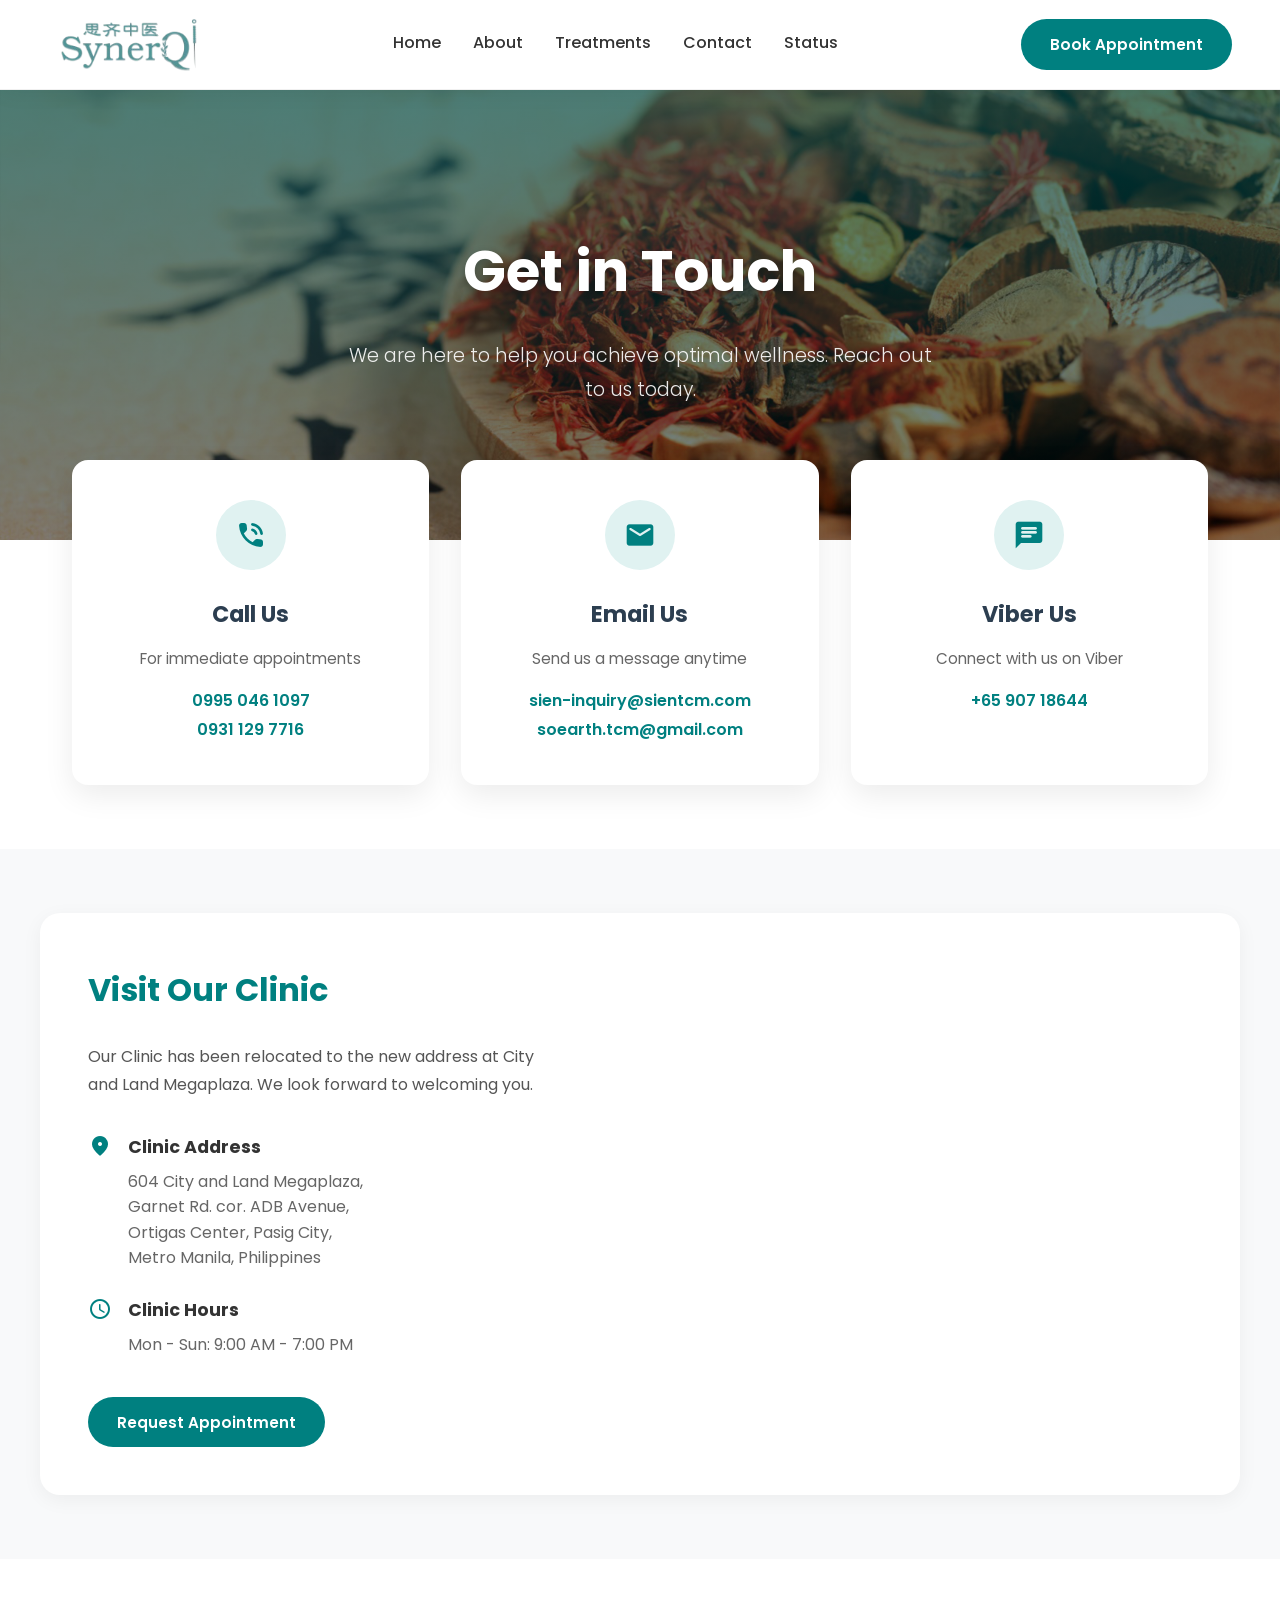
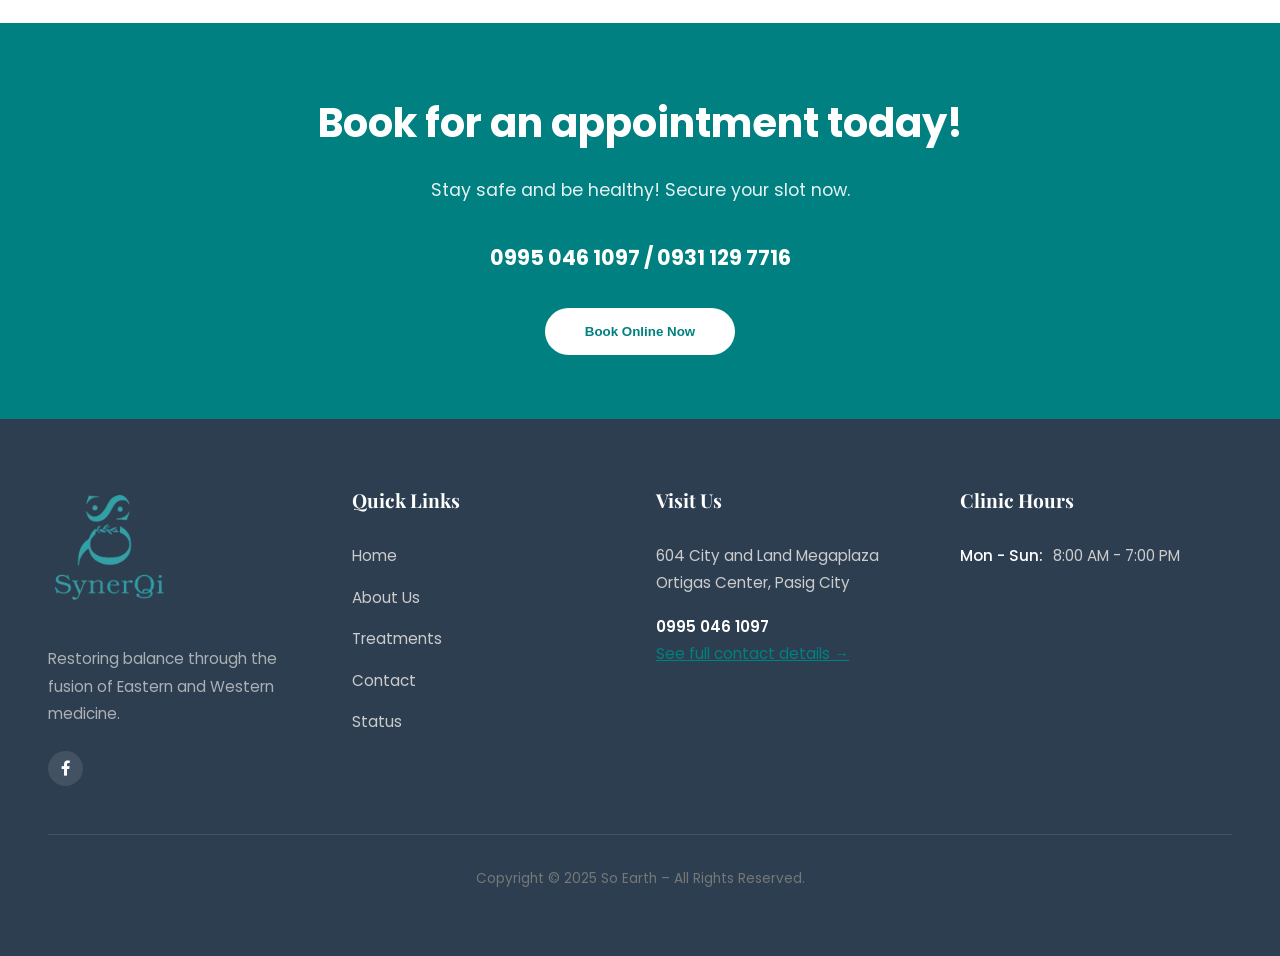
<file: contact.html>
<!DOCTYPE html>
<html lang="en">
<head>
    <meta charset="UTF-8">
    <meta name="viewport" content="width=device-width, initial-scale=1.0">
    <title>Contact Us - SynerQi</title>
    <meta name="description" content="Contact SynerQi TCM Clinic in Ortigas, Pasig. Book your acupuncture, cupping, or consultation appointment today. Call 0995 046 1097.">

    <link rel="preconnect" href="https://fonts.googleapis.com">
    <link rel="preconnect" href="https://fonts.gstatic.com" crossorigin>
    <link rel="stylesheet" href="design/style.css">
    <link rel="stylesheet" href="design/contact.css">
    <link rel="stylesheet" href="design/bookapp.css">
    <link href="https://fonts.googleapis.com/icon?family=Material+Icons+Round" rel="stylesheet">
    <link href="https://fonts.googleapis.com/css2?family=Playfair+Display:wght@600;700&family=Poppins:wght@300;400;500;600&display=swap" rel="stylesheet">
    <link rel="stylesheet" href="https://cdnjs.cloudflare.com/ajax/libs/font-awesome/6.0.0/css/all.min.css">
</head>
<body>

    <header>
        <div class="logo">
            <a href="index.html">
                <img src="images/synerqi header logo.png" alt="SynerQi Logo">
            </a>
        </div>
        
        <nav id="mainNav">
            <ul>
                <li><a href="index.html">Home</a></li>
                <li><a href="about.html">About</a></li>
                <li><a href="services.html">Treatments</a></li>
                <li><a href="contact.html">Contact</a></li>
                <li><a href="appointmentstatus.html">Status</a></li>
            </ul>
        </nav>
        
        <button class="cta-button" id="ctaButton" onclick="openGeneralModal()">Book Appointment</button>
        
        <div class="hamburger-menu" id="hamburgerMenu">
            <span class="material-icons-round">menu</span>
        </div>
    </header>

    <main>
        <section class="contact-hero">
            <div class="container">
                <h1>Get in Touch</h1>
                <p>We are here to help you achieve optimal wellness. Reach out to us today.</p>
            </div>
        </section>

        <div class="contact-wrapper fade-in">
            <div class="contact-grid">
                <a href="tel:09950461097" class="contact-card" aria-label="Call SynerQi at 0995 046 1097">
                    <div class="card-icon"><span class="material-icons-round">phone_in_talk</span></div>
                    <h3>Call Us</h3>
                    <p>For immediate appointments</p>
                    <span class="contact-link-text">0995 046 1097<br>0931 129 7716</span>
                </a>

                <a href="mailto:emantablizo520@gmail.com" class="contact-card" aria-label="Email SynerQi">
                    <div class="card-icon"><span class="material-icons-round">email</span></div>
                    <h3>Email Us</h3>
                    <p>Send us a message anytime</p>
                    <span class="contact-link-text">sien-inquiry@sientcm.com<br>soearth.tcm@gmail.com</span>
                </a>

                <a href="viber://chat?number=%2B6590718644" class="contact-card" aria-label="Chat with SynerQi on Viber">
                    <div class="card-icon"><span class="material-icons-round">chat</span></div>
                    <h3>Viber Us</h3>
                    <p>Connect with us on Viber</p>
                    <span class="contact-link-text">+65 907 18644</span>
                </a>
            </div>
        </div>

        <section class="map-section fade-in">
            <div class="map-layout">
                <div class="location-info">
                    <h2>Visit Our Clinic</h2>
                    <p style="margin-bottom: 2rem; color: #555;">Our Clinic has been relocated to the new address at City and Land Megaplaza. We look forward to welcoming you.</p>
                    
                    <div class="location-detail">
                        <span class="material-icons-round">location_on</span>
                        <div>
                            <h3>Clinic Address</h3>
                            <p>
                                604 City and Land Megaplaza,<br>
                                Garnet Rd. cor. ADB Avenue,<br>
                                Ortigas Center, Pasig City,<br>
                                Metro Manila, Philippines
                            </p>
                        </div>
                    </div>

                    <div class="location-detail">
                        <span class="material-icons-round">schedule</span>
                        <div>
                            <h3>Clinic Hours</h3>
                            <p>Mon - Sun: 9:00 AM - 7:00 PM</p>
                        </div>
                    </div>
                    
                    <button class="cta-button" onclick="openGeneralModal()" style="margin-top: 1rem; width: auto; display: inline-block;">Request Appointment</button>
                </div>

                <div class="map-container-large">
                    <iframe 
                        src="https://maps.google.com/maps?q=604%20City%20and%20Land%20Megaplaza%2C%20Garnet%20Rd.%20cor.%20ADB%20Avenue%2C%20Ortigas%20Center%2C%20Pasig%20City%2C%20Metro%20Manila&t=&z=16&ie=UTF8&iwloc=&output=embed" 
                        allowfullscreen="" 
                        loading="lazy" 
                        title="SynerQi Clinic Location Map">
                    </iframe>
                </div>
            </div>
        </section>

        <section class="appointment-banner fade-in">
            <div class="appointment-content">
                <h2>Book for an appointment today!</h2>
                <p>Stay safe and be healthy! Secure your slot now.</p>
                
                <span class="contact-phones">
                    0995 046 1097 / 0931 129 7716
                </span>
                
                <button class="btn btn-secondary" onclick="openGeneralModal()" style="background: white; color: #008080; border: none; padding: 1rem 2.5rem; font-weight: 700; border-radius: 50px; cursor: pointer; transition: transform 0.2s;">
                    Book Online Now
                </button>
            </div>
        </section>
    </main>

    <footer id="contact" class="fade-in">
        <div class="footer-content">
            <div class="footer-column">
                <div class="logo">
                    <img src="images/synerqi footer logo.png" alt="SynerQi Logo">
                </div>
                <p class="footer-desc">Restoring balance through the fusion of Eastern and Western medicine.</p>
                <div class="social-links">
                    <a href="https://www.facebook.com/synerqi#" aria-label="Facebook"><i class="fab fa-facebook-f"></i></a>
                </div>
            </div>

            <div class="footer-column">
                <h4>Quick Links</h4>
                <ul class="footer-links">
                    <li><a href="index.html">Home</a></li>
                    <li><a href="about.html">About Us</a></li>
                    <li><a href="services.html">Treatments</a></li>
                    <li><a href="contact.html">Contact</a></li>
                    <li><a href="appointmentstatus.html">Status</a></li>
                </ul>
            </div>

            <div class="footer-column">
                <h4>Visit Us</h4>
                <p>
                    604 City and Land Megaplaza<br>
                    Ortigas Center, Pasig City
                </p>
                <p style="margin-top: 1rem;">
                    <a href="tel:+639950461097" style="color: white; font-weight: 600;">0995 046 1097</a>
                </p>
                <p>
                    <a href="contact.html" style="text-decoration: underline; color: #008080;">See full contact details →</a>
                </p>
            </div>

            <div class="footer-column">
                <h4>Clinic Hours</h4>
                <ul class="hours-list">
                    <li><span>Mon - Sun:</span> 8:00 AM - 7:00 PM</li>
                </ul>
            </div>
        </div>
        <div class="copyright">
            Copyright © 2025 So Earth – All Rights Reserved.
        </div>
    </footer>

    <button id="scrollToTopBtn" title="Go to top">
        <span class="material-icons-round">arrow_upward</span>
    </button>

    <!-- CTA BUTTON POP UP FORM -->
    <div id="bookingModal" class="modal-overlay">
        <div class="modal-wrapper">
            <div class="mobile-modal-header">
                <h4>Complete Request</h4>
                <span class="material-icons-round close-btn-mobile" onclick="closeModal()">close</span>
            </div>

            <div class="modal-grid">

                <!-- LEFT -->
                <div class="modal-context-info">
                    <div class="info-label">Current Total</div>
                    <p class="info-value" id="cartTotal">₱0</p>

                    <div class="info-divider"></div>

                    <div class="info-label">Chosen Treatments</div>
                    <p id="servicesComma" class="info-value-small mobile-only">No services selected</p>
                    <div class="desktop-only">
                        <details id="servicesDropdown" open>
                            <summary>Selected List</summary>
                            <ul id="servicesList">
                                <li class="no-services">No services selected</li>
                            </ul>
                        </details>
                    </div>
                </div>

                <!-- CENTER (FORM) -->
                <div class="modal-form-section">
                    <div class="form-header-desktop">
                        <h3>Complete Request</h3>
                        <span class="material-icons-round close-btn-desktop" onclick="closeModal()">close</span>
                    </div>

                    <form id="modalBookingForm" action="database/process_booking.html" method="POST">

                        <div class="form-group">
                            <label>Treatments</label>
                            <div class="custom-select-wrapper">
                                <div class="select-box-trigger" id="serviceToggleButton">
                                    <span id="selectedServicesText">Select Treatments</span>
                                    <span class="material-icons-round">expand_more</span>
                                </div>

                                <div id="servicesSelectionOverlay" class="services-dropdown-content">
                                    <div class="checkbox-list">
                                        <label class="check-item">
                                            <input type="checkbox" class="service-check" value="Consultation" data-price="1000">
                                            <span>Consultation - ₱1,000</span>
                                        </label>
                                        <label class="check-item">
                                            <input type="checkbox" class="service-check" value="Acupuncture" data-price="1500">
                                            <span>Acupuncture - ₱1,500</span>
                                        </label>
                                        <label class="check-item">
                                            <input type="checkbox" class="service-check" value="Herbal Remedies" data-price="300">
                                            <span>Herbal Remedies - ₱300</span>
                                        </label>
                                        <label class="check-item">
                                            <input type="checkbox" class="service-check" value="Cupping" data-price="1200">
                                            <span>Cupping - ₱1,200</span>
                                        </label>
                                        <label class="check-item">
                                            <input type="checkbox" class="service-check" value="Tuina" data-price="1000">
                                            <span>Tuina - ₱1,000</span>
                                        </label>
                                        <label class="check-item">
                                            <input type="checkbox" class="service-check" value="Guasha" data-price="1200">
                                            <span>Guasha - ₱1,200</span>
                                        </label>
                                        <label class="check-item">
                                            <input type="checkbox" class="service-check" value="Rehabilitation" data-price="1000">
                                            <span>Rehabilitation - ₱1,000</span>
                                        </label>
                                        <label class="check-item">
                                            <input type="checkbox" class="service-check" value="Physical Exercise" data-price="800">
                                            <span>Physical Exercise - ₱800</span>
                                        </label>
                                        <label class="check-item">
                                            <input type="checkbox" class="service-check" value="3D Acu & Myofascial" data-price="4000">
                                            <span>3D Acu & Myofascial - ₱4,000</span>
                                        </label>
                                    </div>
                                </div>
                            </div>
                        </div>

                        <div class="form-group">
                            <label>Full Name</label>
                            <input type="text" id="userName" placeholder="Enter your name" required name="userName">
                        </div>

                        <!-- Mobile only -->
                        <div class="mobile-only">
                            <div class="form-group">
                                <label>Patient Vitals</label>
                                <textarea name="patient_vitals" placeholder="BP, Temp, etc..." rows="2"></textarea>
                            </div>
                            <div class="form-group">
                                <label>Patient Concern</label>
                                <textarea name="patient_concern" placeholder="Symptoms..." rows="2"></textarea>
                            </div>
                        </div>

                        <div class="form-group">
                            <label>Email Address</label>
                            <input type="email" id="userEmail" placeholder="email@example.com" required name="userEmail">
                        </div>

                        <div class="form-group">
                            <label>Phone Number</label>
                            <input type="tel" id="userPhone" placeholder="0912 345 6789" required name="userPhone">
                        </div>

                        <div class="form-row">
                            <div class="form-group">
                                <label>Date</label>
                                <input type="date" id="bookingDate" required name="date">
                            </div>
                            <div class="form-group">
                                <label>Time</label>
                                <select id="bookingTime" name="bookingTime">
                                    <option>Morning (9AM - 12PM)</option>
                                    <option>Afternoon (1PM - 5PM)</option>
                                </select>
                            </div>
                        </div>

                        <div class="terms-container">
                            <div class="terms-row">
                                <label class="terms-check-wrapper">
                                    <input type="checkbox" id="termsCheck" name="terms_agreed" required>
                                    <span class="terms-text">I have read the</span>
                                </label>
                                <button type="button" class="terms-trigger-btn" onclick="openLegalModal()">
                                    Terms and Services
                                </button>
                            </div>
                        </div>

			            <div id="legalModal" class="legal-overlay">
                            <div class="legal-popup">
                                <div class="legal-header">
                                    <h3>Terms & Services</h3>
                                    <span class="material-icons-round close-legal" onclick="closeLegalModal()">close</span>
                                </div>
                                <div class="legal-body">
                                    <h4>1. Medical Disclaimer</h4>
                                    <p>Information from SynerQi is for general guidance only and does not replace professional medical advice. Always consult our certified physicians for diagnosis or treatment.</p>
                                    
                                    <h4>2. Data Privacy</h4>
                                    <p>Your personal and health information is kept secure and handled according to health privacy regulations.</p>
                                    
                                    <h4>3. Cancellation</h4>
                                    <p>Please provide accurate information when booking and give at least 24 hours notice if you need to cancel or reschedule.</p>
                                
                                    <h4>4. Patient Conduct</h4>
                                    <p>We maintain a respectful and safe clinical environment. Service may be refused if behavior disrupts patient care or clinic operations.</p>
                                
                                    <button type="button" class="terms-trigger-btn nav-style-button" onclick="window.location.href='about.html#terms'">
                                        See Full Details
                                    </button>
                                </div>
                                <button type="button" class="legal-confirm-btn" onclick="closeLegalModal()">I Understand</button>
                            </div>
                        </div>

                        <button type="submit" class="submit-request-btn">
                            Confirm Request
                        </button>

                        <input type="hidden" name="totalAmount" id="totalAmountInput" value="0">
                        <input type="hidden" name="selectedServicesList" id="servicesListInput" value="">
                    </form>
                </div>

                <!-- RIGHT (CORRECT POSITION NOW) -->
                <div class="modal-patient-notes desktop-only">

                    <div class="notes-group">
                        <label>Patient Vitals</label>
                        <textarea 
                            name="patient_vitals"
                            id="patientVitals"
                            form="modalBookingForm"
                            placeholder="Blood Pressure, Heart Rate, Temperature..."
                        ></textarea>
                    </div>

                    <div class="notes-group">
                        <label>Patient Concern</label>
                        <textarea 
                            name="patient_concern"
                            id="patientConcern"
                            form="modalBookingForm"
                            placeholder="Describe symptoms, pain, concerns..."
                        ></textarea>
                    </div>

                </div>

            </div>
        </div>
    </div>

    <div id="validationNoticeModal" class="notice-overlay">
        <div class="notice-box">
            <div class="notice-header">
                <span class="material-icons-round notice-icon">assignment_late</span>
                <h4 id="noticeTitle">Information Required</h4>
            </div>
            <div class="notice-body">
                <p id="noticeMessage">Please fill out the missing medical details before proceeding.</p>
            </div>
            <div class="notice-footer">
                <button type="button" id="noticeConfirmBtn" class="notice-btn">Go to Field</button>
            </div>
        </div>
    </div>

    <script src="script/bookapp.js" type="text/javascript"></script>
    <script>
        document.getElementById('hamburgerMenu').onclick = function() {
            document.getElementById('mainNav').classList.toggle('open');
            document.getElementById('ctaButton').classList.toggle('open');
        }

        const fadeElements = document.querySelectorAll('.fade-in');
        const fadeInOnScroll = () => {
            fadeElements.forEach(element => {
                const elementTop = element.getBoundingClientRect().top;
                const windowHeight = window.innerHeight;
                if (elementTop < windowHeight - 80) {
                    element.classList.add('visible');
                }
            });
        };
        window.addEventListener('scroll', fadeInOnScroll);
        fadeInOnScroll(); 

        const modal = document.getElementById('bookingModal');
        const modalImg = document.getElementById('modalImg');
        const modalTitle = document.getElementById('modalTitle');
        const modalPrice = document.getElementById('modalPrice');
        const serviceSelect = document.getElementById('serviceSelect');
        const dateInput = document.getElementById('bookingDate');
        const today = new Date().toISOString().split('T')[0];
        dateInput.setAttribute('min', today);

        function getScrollbarWidth() {
            return window.innerWidth - document.documentElement.clientWidth;
        }

        window.openGeneralModal = function() {
            const scrollbarWidth = getScrollbarWidth();
            document.body.style.paddingRight = `${scrollbarWidth}px`;

            modal.style.display = 'flex';
            setTimeout(() => modal.classList.add('active'), 10);
            document.body.style.overflow = 'hidden';
            updateModalContext(serviceSelect);
        }

        window.closeModal = function() {
            modal.classList.remove('active');
            setTimeout(() => { 
                modal.style.display = 'none';
                document.body.style.overflow = 'auto';
                document.body.style.paddingRight = '0px';
            }, 300);
        }

        function updateModalContext(selectElement) {
            const selectedOption = selectElement.options[selectElement.selectedIndex];
            modalTitle.innerText = selectedOption.value;
            modalPrice.innerText = selectedOption.getAttribute('data-price');
            modalImg.src = selectedOption.getAttribute('data-img');
        }

        modal.addEventListener('click', e => { if(e.target === modal) closeModal(); });
        
        document.getElementById('modalBookingForm').addEventListener('submit', function(e) {
            e.preventDefault();
            const service = document.getElementById('serviceSelect').value;
            const name = document.getElementById('userName').value;
            const date = document.getElementById('bookingDate').value;
            
            window.location.href = `mailto:emantablizo520@gmail.com?subject=Booking: ${service}&body=Name: ${name}%0D%0ADate: ${date}`;
            closeModal();
        });

        const scrollToTopBtn = document.getElementById("scrollToTopBtn");

        window.addEventListener("scroll", () => {
            if (window.scrollY > 300) {
                scrollToTopBtn.style.display = "flex";
            } else {
                scrollToTopBtn.style.display = "none";
            }
        });

        scrollToTopBtn.addEventListener("click", () => {
            window.scrollTo({
                top: 0,
                behavior: "smooth"
            });
        });
    </script>
</body>
</html>
</file>
<file: design/style.css>
* { margin: 0; padding: 0; box-sizing: border-box; }
html { 
    scroll-behavior: smooth;
    scrollbar-width: none;
}
html::-webkit-scrollbar {
    display: none;
}

#home, #services, #about, #contact, #appointment, #testimonials, #founder, #structural { 
    scroll-margin-top: 140px; 
}

body {
    font-family: 'Poppins', -apple-system, BlinkMacSystemFont, "Segoe UI", Roboto, Helvetica, Arial, sans-serif;
    background-color: #ffffff; 
    overflow-x: hidden; 
    color: #222; 
    line-height: 1.8;
}
.scroll-lock {
    overflow: hidden;
}

/* Ito lahat yung container */
.container {
    max-width: 1200px;
    margin: 0 auto;
    padding: 0 2rem;
    width: 100%;
}

.fade-in { opacity: 0; transform: translateY(30px); transition: opacity 0.8s ease-out, transform 0.8s ease-out; }
.fade-in.visible { opacity: 1; transform: translateY(0); }

header {
    display: flex; 
    justify-content: space-between;
    align-items: center;
    background-color: rgba(255, 255, 255, 0.98); 
    backdrop-filter: blur(10px); 
    -webkit-backdrop-filter: blur(10px);
    border-bottom: 1px solid #f0f0f0;
    position: sticky; top: 0; z-index: 1000; 
    padding: 0 3rem;
    height: 90px;
    box-shadow: 0 4px 20px rgba(0,0,0,0.05);
    transition: all 0.3s ease;
}
header .logo { 
    padding-left: 0; 
}
header .logo img { height: 70px; width: auto; display: block; transition: height 0.3s ease; }

header nav { 
    margin: 0 auto;
}
header nav ul { display: flex; list-style: none; gap: 2rem; }
header nav a {
    text-decoration: none; color: #333; font-weight: 500; font-size: 1rem;
    transition: color 0.3s ease; padding: 0.5rem 0; position: relative;
}
header nav a:hover, header nav a.active-page { color: #008080; }
header nav a::after {
    content: ''; display: block; width: 0; height: 2px; background: #008080; transition: width 0.3s;
}
header nav a:hover::after { width: 100%; }

.cta-button {
    margin-right: 0;
    background-color: #008080; color: #FFFFFF;
    padding: 0.85rem 1.8rem; text-decoration: none; border-radius: 50px;
    font-weight: 600; transition: all 0.3s ease;
    border: none; cursor: pointer; font-family: inherit; font-size: 0.95rem;
    min-height: 44px;
    white-space: nowrap;
}
.cta-button:hover { background-color: #006666; transform: translateY(-2px); box-shadow: 0 5px 15px rgba(0,128,128,0.3); }

.hamburger-menu { 
    grid-column: 3; display: none; 
    color: #008080; cursor: pointer; 
    padding-right: 1rem; 
    align-items: center;
    gap: 5px;
    border: none;
    background: none;
}

.hamburger-menu .menu-label {
    font-size: 0.9rem;
    font-weight: 500;
    transition: color 0.3s ease;
}

.hamburger-menu .material-icons-round {
    font-size: 1.8rem;
    transition: transform 0.4s cubic-bezier(0.68, -0.55, 0.265, 1.55);
}

.hamburger-menu.active .material-icons-round {
    transform: rotate(90deg);
}
.hamburger-menu.active .menu-label {
    color: #008080;
}

footer {
    position: relative; padding: 4rem 3rem; background: #2c3e50; color: #f0f0f0; z-index: 1; 
}
.footer-content { max-width: 1200px; margin: 0 auto; display: flex; justify-content: space-between; flex-wrap: wrap; gap: 2rem; }
.footer-column { flex: 1; min-width: 200px; }
.footer-column .logo img { height: 120px; margin-bottom: 1rem; }
.footer-column h4 { font-size: 1.2rem; margin-bottom: 1.5rem; color: #fff; font-family: 'Playfair Display', serif; }
.footer-column p, .footer-column a { font-size: 0.95rem; line-height: 1.8; color: #ccc; text-decoration: none; transition: color 0.2s; }
.footer-column a:hover { color: #00FFFF; }

.footer-links { list-style: none; padding: 0; }
.footer-links li { margin-bottom: 0.8rem; }
.footer-links a { color: #ccc; font-weight: 400; }
.footer-links a:hover { color: white; padding-left: 5px; }

.footer-desc { margin-top: 1rem; opacity: 0.8; font-size: 0.9rem; }

.hours-list { list-style: none; padding: 0; }
.hours-list li { 
    margin-bottom: 0.6rem; 
    font-size: 0.95rem; 
    color: #ccc; 
    display: grid;
    grid-template-columns: 85px 1fr;
    align-items: start;
    gap: 0.5rem;
}
.hours-list span { 
    color: white; 
    font-weight: 500; 
    display: inline-block;
}

.social-links { margin-top: 1.5rem; display: flex; gap: 1rem; }
.social-links a { color: white; background: rgba(255,255,255,0.1); width: 35px; height: 35px; display: flex; align-items: center; justify-content: center; border-radius: 50%; transition: background 0.3s; }
.social-links a:hover { background: #008080; }

.copyright {
    text-align: center; margin-top: 3rem; padding-top: 2rem; border-top: 1px solid rgba(255,255,255,0.1); color: #777; font-size: 0.85rem;
}

#scrollToTopBtn {
    display: none; position: fixed; bottom: 30px; right: 30px; z-index: 99;
    border: none; background-color: #008080; color: white; cursor: pointer;
    border-radius: 50%; width: 50px; height: 50px; text-align: center;
    box-shadow: 0 4px 10px rgba(0, 0, 0, 0.2);
    display: flex; align-items: center; justify-content: center;
    transition: transform 0.3s;
}
#scrollToTopBtn:hover { transform: scale(1.1); background-color: #006666; }

.whatsapp-float {
    position: fixed; bottom: 30px; left: 30px; background: #7360f2; color: white;
    width: 50px; height: 50px; border-radius: 50%; display: flex; align-items: center; justify-content: center;
    font-size: 28px; box-shadow: 0 4px 10px rgba(0,0,0,0.3); z-index: 100; transition: transform 0.3s;
}
.whatsapp-float:hover { transform: scale(1.1); }

.mobile-sticky-cta {
    display: none; 
    position: fixed;
    bottom: 20px;
    right: 20px;
    z-index: 999;
    background-color: #008080;
    color: white;
    padding: 1rem 1.5rem;
    border-radius: 50px;
    font-weight: 700;
    text-decoration: none;
    align-items: center;
    gap: 8px;
    box-shadow: 0 4px 20px rgba(0, 128, 128, 0.4);
    transition: transform 0.3s ease, background-color 0.3s;
    animation: cta-pulse 4s infinite;
}

.mobile-sticky-cta:hover {
    background-color: #006666;
    transform: scale(1.05);
}
.mobile-sticky-cta span { font-size: 1.2rem; }

@keyframes cta-pulse {
    0% { box-shadow: 0 0 0 0 rgba(0,128,128,0.4); }
    70% { box-shadow: 0 0 0 10px rgba(0,128,128,0); }
    100% { box-shadow: 0 0 0 0 rgba(0,128,128,0); }
}

@media (max-width: 900px) {
    header { 
        display: flex;
        justify-content: space-between;
        align-items: center;
        padding: 0.8rem 1.5rem; 
        height: auto;
    }

    header .logo { padding-left: 0; margin-right: auto; }
    header .logo img { height: 40px; }

    .hamburger-menu { 
        display: flex; 
        flex-direction: row-reverse; 
        justify-content: center;
        grid-column: auto; 
        padding-right: 0;
        z-index: 2002;
        color: #1a2a3a;
        margin-left: 1rem;
        width: auto; height: 40px;
        order: 3;
    }

    #ctaButton {
        display: block; 
        order: 2; 
        margin-right: 1rem;
        padding: 0.6rem 1.1rem;
        font-size: 0.85rem;
    }

    #mainNav {
        position: absolute;
        top: 100%; 
        left: 0;
        width: 100%;
        background: rgba(255, 255, 255, 0.98);
        backdrop-filter: blur(15px);
        -webkit-backdrop-filter: blur(15px);
        box-shadow: 0 15px 30px rgba(0,0,0,0.1);
        border-bottom-left-radius: 16px;
        border-bottom-right-radius: 16px;
        
        max-height: 0;
        overflow: hidden;
        opacity: 0;
        visibility: hidden;
        transition: max-height 0.4s cubic-bezier(0.4, 0, 0.2, 1), opacity 0.4s ease, visibility 0.4s;
        
        border-top: 1px solid rgba(0,0,0,0.05);
    }
    
    #mainNav.open {
        max-height: 400px;
        opacity: 1;
        visibility: visible;
        padding-bottom: 0.5rem;
    }

    header nav ul {
        flex-direction: column;
        width: 100%;
        gap: 0;
        padding: 0;
    }
    
    header nav ul li a {
        padding: 1rem 2rem;
        border-bottom: 1px solid rgba(0,0,0,0.03);
        display: block;
        width: 100%;
        font-size: 1.1rem; 
        min-height: 44px;
        box-sizing: border-box;
        
        opacity: 0;
        transform: translateX(-20px);
        transition: opacity 0.3s ease, transform 0.3s ease, background 0.2s, padding-left 0.3s ease;
    }

    #mainNav.open ul li a {
        opacity: 1;
        transform: translateX(0);
    }

    header nav a:hover {
        background-color: rgba(0, 128, 128, 0.05);
        padding-left: 2.5rem;
        color: #008080;
    }

    header nav a.active-page {
        color: #008080;
        background-color: rgba(0, 128, 128, 0.08);
        border-left: 5px solid #008080;
        font-weight: 600;
    }
}

.modal-overlay {
    position: fixed; top: 0; left: 0; width: 100%; height: 100%;
    background: rgba(0,0,0,0.6); backdrop-filter: blur(4px);
    z-index: 2000; display: none; align-items: center; justify-content: center;
    opacity: 0; transition: opacity 0.3s ease;
}
.modal-overlay.active { opacity: 1; }

.modal-wrapper {
    background: white; width: 95%; max-width: 900px;
    border-radius: 16px; overflow: hidden;
    box-shadow: 0 25px 50px rgba(0,0,0,0.25);
    display: flex; flex-direction: column; max-height: 90vh; 
}

@media (min-width: 768px) {
    .modal-grid { display: flex; height: 550px; }
    .modal-context { width: 35%; }
    .modal-form-section { width: 65%; }
}

.modal-context {
    background: linear-gradient(135deg, #e0f2f1 0%, #ffffff 100%);
    padding: 2rem; display: flex; flex-direction: column; 
    justify-content: center; border-right: 1px solid #eee;
}
.modal-context img {
    width: 100%; height: 200px; object-fit: cover;
    border-radius: 12px; margin-bottom: 1.5rem;
    box-shadow: 0 8px 20px rgba(0,128,128,0.15);
}
.modal-context-info h5 { font-size: 0.85rem; color: #777; text-transform: uppercase; letter-spacing: 1px; margin-bottom: 0.5rem; }
.modal-context-info h2 { font-size: 1.5rem; color: #008080; margin-bottom: 0.5rem; font-family: 'Playfair Display', serif; }
.modal-price { font-size: 1.1rem; font-weight: 700; color: #333; }

.modal-form-section { padding: 2rem; overflow-y: auto; position: relative; }
.form-header-desktop { display: flex; justify-content: space-between; align-items: center; margin-bottom: 1.5rem; }
.form-header-desktop h3 { font-size: 1.4rem; color: #333; font-family: 'Playfair Display', serif; }

.close-icon-desktop { cursor: pointer; color: #aaa; font-size: 24px; transition: color 0.2s; }
.close-icon-desktop:hover { color: #008080; }

.form-group { margin-bottom: 1.2rem; }
.form-group label { display: block; font-size: 0.9rem; color: #666; margin-bottom: 6px; font-weight: 500; }
.form-group input, .form-group select {
    width: 100%; padding: 12px; border: 1px solid #ddd;
    border-radius: 8px; font-size: 1rem; outline: none; transition: border 0.3s;
    background-color: #fff; font-family: inherit;
}
.form-group input:focus, .form-group select:focus { border-color: #008080; box-shadow: 0 0 0 3px rgba(0,128,128,0.1); }
.form-row { display: flex; gap: 1rem; }
.form-row .form-group { flex: 1; }

.btn-submit-modal {
    width: 100%; background: #008080; color: white;
    padding: 14px; border: none; border-radius: 8px;
    font-size: 1rem; font-weight: 700; cursor: pointer;
    transition: background 0.3s, transform 0.2s; margin-top: 1rem;
    font-family: inherit;
}
.btn-submit-modal:hover { background: #006666;  transform: translateY(-2px); }

.mobile-modal-header { display: none; }
@media (max-width: 768px) {
    .modal-grid { flex-direction: column; overflow-y: auto; }
    .modal-context { padding: 1.5rem; flex-direction: row; align-items: center; gap: 1rem; height: auto; border-bottom: 1px solid #eee; }
    .modal-context img { width: 80px; height: 80px; margin-bottom: 0; }
    .mobile-modal-header { display: flex; justify-content: space-between; padding: 1rem; border-bottom: 1px solid #eee; }
    .close-btn-mobile { cursor: pointer; color: #777; font-size: 24px; }
    .form-header-desktop { display: none; } 
}
</file>
<file: design/homepage.css>
h1, h2, h3, h4 { font-family: 'Playfair Display', serif; }
p, button, a, input, select { font-family: 'Poppins', sans-serif; }

.hero {
    position: relative; min-height: 90vh; 
    background-image: url('../images/hero-image-01.jpg'); 
    background-size: cover; background-position: center;
    background-attachment: fixed;
    display: flex; align-items: center; justify-content: center;
}
.hero-overlay-gradient {
    position: absolute; top: 0; left: 0; right: 0; bottom: 0;
    background: linear-gradient(135deg, rgba(0,77,77,0.7), rgba(0,0,0,0.4));
    z-index: 1;
}
.hero-content { position: relative; z-index: 2; padding: 1rem; width: 100%; }

.hero-text-box { text-align: center; max-width: 800px; margin: 0 auto; color: white; }

.hero .subtitle {
    text-transform: uppercase; letter-spacing: 4px; font-size: 0.9rem; font-weight: 500;
    margin-bottom: 1rem; display: block; opacity: 0.95;
}
.hero h1 {
    font-size: 3.8rem; line-height: 1.15; margin-bottom: 1rem; font-weight: 700;
    text-shadow: 0 4px 15px rgba(0,0,0,0.3);
}
.hero-subtext {
    font-size: 1.2rem; margin-bottom: 2rem; opacity: 0.9; font-weight: 300;
}

.hero-divider {
    height: 3px; width: 80px; background: #008080; margin: 0 auto 2.5rem auto; border-radius: 2px;
}

.hero-actions { display: flex; gap: 1rem; justify-content: center; flex-wrap: wrap; }

.btn { padding: 1rem 2.5rem; border-radius: 50px; font-weight: 600; font-size: 1rem; cursor: pointer; text-decoration: none; transition: all 0.3s ease; text-transform: uppercase; letter-spacing: 0.5px; }

.btn-primary {
    background: #008080; color: white; border: none;
    box-shadow: 0 5px 20px rgba(0,0,0,0.2);
}
.btn-primary:hover { transform: translateY(-3px); box-shadow: 0 10px 30px rgba(0,0,0,0.3); background: #006666; }

.btn-secondary {
    background: transparent; border: 2px solid white; color: white;
}
.btn-secondary:hover { background: white; color: #008080; }

.values-section { padding: 6rem 2rem; background-color: #ffffff; border-bottom: 1px solid #f0f0f0; }
.section-header-minimal { text-align: center; margin-bottom: 4rem; max-width: 700px; margin: 0 auto; }
.section-header-minimal h2 { font-size: 2.5rem; color: #2c3e50; margin-bottom: 0.8rem; position: relative; display: inline-block; }
.section-header-minimal h2::after { content: ''; display: block; width: 50px; height: 3px; background: #008080; margin: 10px auto 0 auto; border-radius: 2px; }
.section-header-minimal p { color: #888; font-size: 1.1rem; }

.values-grid { display: flex; justify-content: space-between; align-items: flex-start; max-width: 1200px; margin: 0 auto; gap: 2rem; }
.value-item { flex: 1; text-align: center; padding: 1rem; transition: transform 0.3s ease; }
.value-item:hover { transform: translateY(-5px); }

.value-icon { font-size: 3.5rem; color: #008080; margin-bottom: 1.5rem; filter: drop-shadow(0 4px 6px rgba(0,128,128,0.2)); }
.value-item h3 { font-size: 1.4rem; margin-bottom: 1rem; color: #333; font-weight: 600; }
.value-item p { color: #666; line-height: 1.7; font-size: 0.95rem; }
.v-divider { width: 1px; height: 150px; background: linear-gradient(to bottom, transparent, #ddd, transparent); align-self: center; }

.split-section { padding: 6rem 2rem; background-color: #f8f9fa; }
.split-container { max-width: 1200px; margin: 0 auto; display: grid; grid-template-columns: 1fr 1fr; gap: 4rem; align-items: center; }
.split-image { position: relative; }
.split-image img { width: 100%; border-radius: 20px; box-shadow: 0 20px 50px rgba(0,0,0,0.1); display: block; }
.floating-badge { position: absolute; bottom: -20px; right: -20px; background: white; padding: 1rem 1.5rem; border-radius: 12px; box-shadow: 0 10px 30px rgba(0,0,0,0.1); display: flex; align-items: center; gap: 10px; }
.floating-badge .material-icons-round { color: #008080; font-size: 2rem; }
.floating-badge p { margin: 0; font-weight: 700; color: #333; }
.split-content h4 { color: #008080; text-transform: uppercase; letter-spacing: 1px; font-size: 0.9rem; margin-bottom: 1rem; }
.split-content h2 { font-size: 2.8rem; margin-bottom: 1.5rem; line-height: 1.2; color: #333; }
.split-content p { color: #555; line-height: 1.7; margin-bottom: 1.5rem; font-size: 1.05rem; }
.text-link { color: #008080; font-weight: 600; text-decoration: none; border-bottom: 2px solid #e0f2f1; transition: all 0.2s; }
.text-link:hover { border-color: #008080; }

.featured-services { padding: 6rem 2rem; background: white; }
.section-header-row { display: flex; justify-content: space-between; align-items: center; max-width: 1200px; margin: 0 auto 3rem auto; }
.section-header-row h2 { font-size: 2.2rem; }
.view-all-link { color: #008080; font-weight: 600; text-decoration: none; font-size: 1rem; }
.featured-grid { display: grid; grid-template-columns: repeat(auto-fit, minmax(320px, 1fr)); gap: 2rem; max-width: 1200px; margin: 0 auto; }

.featured-card { border-radius: 16px; overflow: hidden; background: white; box-shadow: 0 5px 20px rgba(0,0,0,0.05); transition: transform 0.3s; cursor: pointer; position: relative; border: 1px solid #f0f0f0; }
.featured-card:hover { transform: translateY(-8px); box-shadow: 0 15px 30px rgba(0,0,0,0.1); }

.highlight-card { border: 2px solid #008080; }
.tag-corner { position: absolute; top: 15px; left: 15px; background: #FFD700; color: #333; padding: 4px 10px; font-weight: 700; font-size: 0.75rem; border-radius: 4px; z-index: 5; }

.f-image-wrap { position: relative; height: 220px; overflow: hidden; }
.f-image-wrap img { width: 100%; height: 100%; object-fit: cover; transition: transform 0.5s; }
.featured-card:hover img { transform: scale(1.1); }
.f-overlay { position: absolute; top: 0; left: 0; width: 100%; height: 100%; background: rgba(0, 128, 128, 0.7); display: flex; align-items: center; justify-content: center; opacity: 0; transition: opacity 0.3s; }
.featured-card:hover .f-overlay { opacity: 1; }
.f-overlay span { background: white; padding: 0.8rem 1.5rem; border-radius: 50px; font-weight: 600; color: #008080; }

.featured-content { padding: 1.5rem; }
.featured-content h3 { margin-bottom: 0.3rem; font-size: 1.3rem; color: #2c3e50; }
.benefit-sub { color: #008080; font-size: 0.9rem; font-weight: 500; margin-bottom: 1rem; }  
.meta-row { display: flex; justify-content: flex-end; align-items: center; border-top: 1px solid #f0f0f0; padding-top: 1rem; }
.f-price { background: #f0f8f8; color: #008080; padding: 5px 12px; border-radius: 6px; font-weight: 700; font-size: 0.95rem; }

/* Service Toggle Button */
.service-toggle-btn {
    width: 100%;
    padding: 12px;
    background: #fff;
    border: 2px dashed var(--primary);
    border-radius: 8px;
    color: var(--primary);
    font-family: inherit;
    font-weight: 600;
    display: flex;
    align-items: center;
    justify-content: center;
    gap: 10px;
    cursor: pointer;
    transition: all 0.3s ease;
}

.service-toggle-btn:hover {
    background: var(--primary-light);
}

/* Hidden Grid Container */
.services-grid-container {
    display: none; /* Controlled by JS */
    margin-top: 15px;
    animation: slideDown 0.3s ease-out;
}

.services-grid-container.active {
    display: block;
}

.services-grid {
    display: grid;
    grid-template-columns: 1fr 1fr;
    gap: 10px;
}

/* Custom Card Checkbox */
.service-card-item {
    cursor: pointer;
    position: relative;
}

.service-card-item input {
    position: absolute;
    opacity: 0;
}

.card-content {
    background: #fff;
    border: 1px solid #eee;
    padding: 15px;
    border-radius: 10px;
    text-align: center;
    transition: all 0.2s ease;
    display: flex;
    flex-direction: column;
    gap: 5px;
}

.service-card-item input:checked + .card-content {
    background: var(--primary);
    border-color: var(--primary);
    color: white;
    transform: scale(0.98);
}

.service-name { font-weight: 600; font-size: 0.9rem; }
.service-price { font-size: 0.8rem; opacity: 0.8; }

/* Summary Card */
.booking-summary-card {
    background: #fdfdfd;
    border: 1px solid #e0f2f1;
    border-radius: 12px;
    margin-top: 20px;
    overflow: hidden;
}

.summary-header {
    background: var(--primary-light);
    padding: 10px;
    display: flex;
    align-items: center;
    gap: 8px;
    color: var(--primary);
}

.summary-body { padding: 15px; text-align: center; }
.total-amount { font-size: 1.5rem; font-weight: 700; color: var(--primary); }
.selected-items-text { font-size: 0.85rem; color: #777; margin-top: 5px; }

@keyframes slideDown {
    from { opacity: 0; transform: translateY(-10px); }
    to { opacity: 1; transform: translateY(0); }
}


@media (max-width: 768px) {
    .hero h1 { font-size: 2.8rem; }
    .hero-actions { flex-direction: column; width: 100%; }
    .btn { width: 100%; text-align: center; }

    .values-section .container { text-align: center; }
    .values-grid { flex-direction: column; gap: 3rem; }
    .v-divider { display: none; }
    .value-item { width: 100%; border-bottom: 1px solid #eee; padding-bottom: 2rem; }
    .value-item:last-child { border-bottom: none; }
    
    .split-section { padding: 4rem 1.5rem; }
    
    .split-container { 
        display: flex;
        flex-direction: column; 
        align-items: center; 
        gap: 2rem; 
        text-align: center; 
    }
    
    .split-image {
        width: 100%;
        max-width: 100%;
        margin: 0;
    }
    .split-image img { 
        width: 100%; 
        height: auto; 
        max-height: 350px;
        object-fit: cover; 
    }
    
    .split-content {
        width: 100%;
        text-align: center;
        padding: 0;
    }
    
    .split-content h4 { margin-bottom: 0.5rem; font-size: 0.9rem; }
    .split-content h2 { font-size: 2rem; margin-bottom: 1rem; }
    .split-content p { font-size: 1rem; line-height: 1.6; margin-bottom: 1.5rem; }
    
    .floating-badge {
        bottom: -20px;
        left: 50%;
        transform: translateX(-50%); 
        right: auto;
        padding: 0.8rem 1.5rem;
        width: max-content;
        white-space: nowrap;
    }
    .floating-badge .material-icons-round { font-size: 1.8rem; }
    .floating-badge p { font-size: 0.9rem; }

    .featured-services .container { text-align: center; } /* ADDED */
    .section-header-row { flex-direction: column; align-items: center; text-align: center; gap: 1rem; }
    .featured-grid { grid-template-columns: 1fr; } /* Force single column on small mobile */
}

.quick-nav-container {
    position: sticky;
    top: 90px;
    z-index: 990; 
    background: rgba(255, 255, 255, 0.98);
    backdrop-filter: blur(10px);
    -webkit-backdrop-filter: blur(10px);
    border-bottom: 1px solid rgba(0,0,0,0.05);
    padding: 1rem 0;
    box-shadow: 0 4px 20px -5px rgba(0,0,0,0.05);
    transition: top 0.3s;
}

.quick-nav {
    display: flex;
    justify-content: center;
    gap: 3rem;
    max-width: 1200px;
    margin: 0 auto;
    padding: 0 2rem;
    list-style: none;
    align-items: center;
}

.quick-nav a {
    text-decoration: none;
    color: #555;
    font-weight: 500;
    font-size: 0.95rem;
    position: relative;
    padding-bottom: 5px;
    transition: color 0.3s ease;
}

.quick-nav a::after {
    content: '';
    position: absolute;
    bottom: 0;
    left: 0;
    width: 0;
    height: 2px;
    background: #008080;
    transition: width 0.3s ease;
}

.quick-nav a:hover, .quick-nav a.active-section {
    color: #008080;
}

.quick-nav a:hover::after, .quick-nav a.active-section::after {
    width: 100%;
}

#values, #philosophy, #treatments {
    scroll-margin-top: 160px;
}

@media (max-width: 900px) {
    .quick-nav-container {
        top: 70px; 
        padding: 0.5rem 0;
        margin-top: 0;
    }
    
    .quick-nav {
        justify-content: center;
        gap: 1.5rem;
        padding: 0 1.5rem;
        overflow-x: auto;
        white-space: nowrap;
        scrollbar-width: none;
        align-items: center;
    }
    .quick-nav::-webkit-scrollbar { display: none;}
    
    #values, #philosophy, #treatments {
        scroll-margin-top: 160px;
    }
}
</file>
<file: design/bookapp.css>
/* ==========================================================================
   CTA BOOKING MODAL - ADJUSTED EXACTLY FOR YOUR HTML STRUCTURE
   ========================================================================== */

/* OVERLAY */
.modal-overlay {
    display: none;
    position: fixed;
    inset: 0;

    width: 100vw;
    height: 100vh;

    background: rgba(15, 23, 42, 0.65);
    backdrop-filter: blur(8px);

    z-index: 9999;

    justify-content: center;
    align-items: center;

    padding: 20px;
    box-sizing: border-box;

    overflow-y: auto;
}

.modal-overlay.active {
    display: flex;
}

/* WRAPPER */
.modal-wrapper {
    width: auto !important;
    max-width: none !important;

    display: flex;
    justify-content: center;
    align-items: center;

    padding: 0;
    margin: 0;
}

/* ==========================================================================
   MOBILE HEADER
   ========================================================================== */
.mobile-modal-header {
    display: none;
}

/* ==========================================================================
   MAIN 3 PANEL GRID
   ========================================================================== */
.modal-grid {
    display: grid;

    /* Left is fixed, Right is fixed, Center fills the rest */
    grid-template-columns: 270px 680px 350px;

    width: 95vw;
    max-width: 1300px;
    height: 88vh;
    max-height: 950px;
    background: #ffffff;
    border-radius: 24px;
    overflow: hidden;
    box-shadow: 0 30px 60px rgba(0,0,0,0.25);
    box-sizing: border-box;
}

/* ==========================================================================
   LEFT PANEL
   ========================================================================== */
.modal-context-info {
    background: linear-gradient(180deg, #c4e1e1 0%, #d7ecec 100%);
    padding: 50px 20px;

    display: flex;
    flex-direction: column;

    border-right: 1px solid rgba(0,0,0,0.05);

    overflow-y: auto;

    min-width: 0;
    min-height: 0;

    box-sizing: border-box;
}

/* ==========================================================================
   CENTER PANEL
   ========================================================================== */
.modal-form-section {
    background: #ffffff;
    padding: 40px;

    overflow-y: auto;

    min-width: 0;
    min-height: 0;

    width: 100%;

    box-sizing: border-box;
}

/* ==========================================================================
   RIGHT PANEL
   ========================================================================== */
.modal-patient-notes {
    background: #f9fbfb;
    padding: 50px 20px;

    display: flex;
    flex-direction: column;
    gap: 24px;

    border-left: 1px solid #e5e7eb;

    overflow-y: auto;

    min-width: 0;
    min-height: 0;

    width: 100%;

    box-sizing: border-box;
}

/* ==========================================================================
   FORM HEADER
   ========================================================================== */
.form-header-desktop {
    display: flex;
    justify-content: space-between;
    align-items: center;

    margin-bottom: 25px;
    padding-bottom: 15px;

    border-bottom: 1px solid #eee;
}

.close-btn-desktop {
    cursor: pointer;
    color: #999;
    padding: 8px;
    border-radius: 50%;

    transition: all 0.3s ease;

    display: flex;
    align-items: center;
    justify-content: center;
}

.close-btn-desktop:hover {
    background: #f0f8f8;
    color: #008080;
    transform: rotate(90deg);
}

/* ==========================================================================
   FORM STRUCTURE
   ========================================================================== */
#modalBookingForm {
    width: 100%;

    display: flex;
    flex-direction: column;
    gap: 20px;
}

/* DATE + TIME */
.form-row {
    display: grid;
    grid-template-columns: 1fr 1fr;
    gap: 20px;
}

/* ==========================================================================
   LEFT PANEL INFO
   ========================================================================== */
.info-label {
    color: #666;
    text-transform: uppercase;
    font-size: 0.75rem;
    letter-spacing: 1px;
    margin-bottom: 5px;
    margin-top: 15px;
    font-weight: 600;
}

.info-value {
    color: #008080;
    font-size: 2.2rem;
    font-weight: 800;
    margin: 0;
}

.info-value-small {
    color: #333;
    font-size: 0.85rem;
    font-weight: 600;
    line-height: 1.6;
    margin-top: 5px;
    flex-grow: 1;
}

.info-divider {
    height: 1px;
    background: rgba(255,255,255,0.85);
    margin: 15px 0;
    width: 100%;
}

/* SERVICES LIST */
#servicesList {
    margin-top: 10px;
    padding-left: 0;
    list-style: none;
}

#servicesList li {
    font-size: 0.85rem;
    padding: 4px 0;
    border-bottom: 1px solid rgba(255,255,255,0.7);
    color: #444;
}

.no-services {
    color: #999 !important;
    border-bottom: none !important;
}

/* ==========================================================================
   RIGHT PANEL NOTES
   ========================================================================== */
.notes-group {
    display: flex;
    flex-direction: column;
    width: 100%;
}

.notes-group label {
    font-family: 'Poppins', sans-serif;
    font-size: 0.85rem;
    font-weight: 700;
    color: #0f766e;

    margin-bottom: 10px;

    text-transform: uppercase;
    letter-spacing: 0.5px;
}

.notes-group textarea {
    width: 100%;
    max-width: 100%;

    min-height: 220px;

    resize: vertical;

    padding: 16px;

    border-radius: 14px;
    border: 1.5px solid #d1d5db;

    background: #ffffff;

    font-family: 'Poppins', sans-serif;
    font-size: 0.9rem;
    color: #374151;
    line-height: 1.6;

    box-sizing: border-box;

    transition: all 0.25s ease;
}

.notes-group textarea:focus {
    outline: none;
    border-color: #008080;
    box-shadow: 0 0 0 4px rgba(0,128,128,0.10);
}

/* ==========================================================================
   BUTTON
   ========================================================================== */
.submit-request-btn {
    width: 100%;
    padding: 14px;
    margin-top: 20px;

    background-color: #006666;
    color: #ffffff;

    border: none;
    border-radius: 10px;

    font-size: 1rem;
    font-weight: 600;

    cursor: pointer;
    transition: all 0.3s ease;
}

.submit-request-btn:hover {
    background-color: #008080;
    transform: translateY(-2px);
}

/* ==========================================================================
   SCROLLBAR
   ========================================================================== */
.modal-context-info::-webkit-scrollbar,
.modal-form-section::-webkit-scrollbar,
.modal-patient-notes::-webkit-scrollbar {
    width: 6px;
}

.modal-context-info::-webkit-scrollbar-thumb,
.modal-form-section::-webkit-scrollbar-thumb,
.modal-patient-notes::-webkit-scrollbar-thumb {
    background: #d1d5db;
    border-radius: 10px;
}

/* ==========================================================================
   3. CUSTOM SELECTION DROPDOWN (Treatments Select)
   ========================================================================== */
.custom-select-wrapper {
    position: relative;
    width: 100%;
}
.select-box-trigger {
    display: flex;
    justify-content: space-between;
    align-items: center;
    padding: 12px 18px;
    background: #ffffff;
    border: 1.5px solid #e0e0e0;
    border-radius: 10px;
    cursor: pointer;
    transition: all 0.3s cubic-bezier(0.4, 0, 0.2, 1);
    white-space: nowrap;
    overflow: hidden;
    text-overflow: ellipsis;
}
.select-box-trigger:hover {
    border-color: #008080;
    box-shadow: 0 4px 12px rgba(0, 128, 128, 0.05);
}
.select-box-trigger .material-icons-round {
    color: #999;
    transition: transform 0.3s ease;
}
.custom-select-wrapper.is-open .select-box-trigger {
    border-color: #008080;
    box-shadow: 0 0 0 3px rgba(0, 128, 128, 0.1);
}
.custom-select-wrapper.is-open .material-icons-round {
    transform: rotate(180deg);
}
.services-dropdown-content {
    display: none;
    position: absolute;
    top: calc(100% + 8px);
    left: 0;
    width: 100%;
    background: #ffffff;
    z-index: 1000;
    border-radius: 12px;
    border: 1px solid rgba(0,0,0,0.08);
    box-shadow: 0 15px 35px rgba(0,0,0,0.12);
    overflow: hidden;
    animation: slideDown 0.2s ease-out;
}
.services-dropdown-content.active { display: block !important; }
.checkbox-list {
    max-height: 250px;
    overflow-y: auto;
    padding: 8px;
}
.check-item {
    display: flex;
    align-items: center;
    padding: 12px 14px;
    cursor: pointer;
    border-radius: 8px;
    transition: background 0.2s ease;
}
.check-item:hover { background: #f0f8f8; }
.check-item span {
    font-size: 0.92rem;
    color: #444;
    font-weight: 500;
}
.check-item input[type="checkbox"] {
    margin-right: 14px;
    width: 18px;
    height: 18px;
    accent-color: #008080;
}

/* ==========================================================================
   4. TERMS & LEGAL MODALS
   ========================================================================== */
.terms-container {
    margin-top: 10px;
    display: flex;
    flex-direction: column;
    align-items: center; 
    gap: 20px;
    width: 100%;
}
.terms-row {
    display: flex;
    align-items: center;
    justify-content: center;
    gap: 10px;
}
.terms-trigger-btn {
    background: none;
    border: none;
    padding: 5px 10px;
    font-size: 0.95rem;
    font-weight: 600;
    color:#006666;
    text-decoration: underline;
    cursor: pointer;
    transition: transform 0.3s ease, color 0.3s ease;
    display: inline-block;
}
.terms-trigger-btn:hover {
    color:#008080;
    transform: scale(1.1);
}
.legal-overlay {
    display: none;
    position: fixed;
    top: 0; left: 0;
    width: 100%; height: 100%;
    background: rgba(0, 0, 0, 0.75);
    z-index: 10000;
    align-items: center;
    justify-content: center;
    backdrop-filter: blur(5px);
}
.legal-overlay.active { display: flex; }
.legal-popup {
    background: #ffffff;
    width: 90%;
    max-width: 500px;
    padding: 35px;
    border-radius: 15px;
}
.legal-body {
    max-height: 280px;
    overflow-y: auto;
    text-align: left;
}
.legal-header {
    display: flex;
    justify-content: space-between;
    align-items: center;
    margin-bottom: 20px;
}
.legal-header h3 {
    color: #006666;
    font-size: 1.5rem;
}
.legal-header h3 {
    font-size: 1.2rem;
}
.legal-body {
    max-height: 250px;
    overflow-y: auto;
    margin-bottom: 25px;
}
/* Close Button */
.close-legal {
    cursor: pointer;
    color: #999;
    padding: 5px;
    border-radius: 50%;
    transition: all 0.2s ease;
}
.close-legal:hover {
    background: #f0f8f8;
    color: #008080;
    transform: rotate(90deg); 
}
/* See Full Details */
.nav-style-button {
    background: none;
    border: none;
    font-family: 'Poppins', sans-serif;
    font-size: 0.9rem;
    font-weight: 500;
    color: #222;
    padding: 8px 15px;
    cursor: pointer;
    transition: all 0.3s ease;
    /* Centering Logic */
    display: flex;
    flex-direction: column; /* Stack text and underline */
    align-items: center;    /* Center them horizontally */
    margin: 0 auto;         /* Center the button itself in its container */
    text-decoration: none;
    position: relative;     /* Anchor for the underline */
}

.nav-style-button:hover {
    color: #008080;
    background-color: rgba(0, 128, 128, 0.05);
    border-radius: 8px;
}

/* Underline Animation */
.nav-style-button::after {
    content: '';
    display: block;
    width: 0;
    height: 2px;
    background: #008080;
    transition: width 0.3s ease;
    position: absolute;
    bottom: 5px; 
    left: 50%;
    transform: translateX(-50%);
}
.nav-style-button:hover::after {
    width: 60%; /* Adjust this to control how long the line is under the text */
}
/* I Understand */
.legal-confirm-btn {
    width: 100%;
    background:#006666;
    color: white;
    border: none;
    padding: 10px;
    border-radius: 5px;
    cursor: pointer;
    transition: all 0.3s ease;
    display: inline-block;
    font-size: 1rem;
}
.legal-confirm-btn:hover {
    width: 100%;
    background:#008080;
    font-size: 1.1rem;
}

/* ==========================================================================
   5. ACTION BUTTONS
   ========================================================================== */
.submit-request-btn {
    width: 100%;
    padding: 14px;
    margin-top: 20px;
    background-color: #006666;
    color: #ffffff;
    border: none;
    border-radius: 8px;
    font-weight: 600;
    cursor: pointer;
    transition: all 0.3s ease;
    font-size: 1rem;
}
.submit-request-btn:hover {
    opacity: 0.9;
    background-color: #008080;
    font-size: 1.1rem;
}
/* ==========================================================================
   CUSTOM POPUP NOTICE (TEAL & GOLD THEME)
   ========================================================================== */
.notice-overlay {
    display: none;
    position: fixed;
    inset: 0;
    width: 100vw;
    height: 100vh;
    background: rgba(15, 23, 42, 0.75);
    backdrop-filter: blur(8px);
    z-index: 10000; /* Higher than the main booking modal */
    justify-content: center;
    align-items: center;
    padding: 20px;
    box-sizing: border-box;
}

.notice-overlay.active {
    display: flex;
}

.notice-box {
    background: #fff;
    width: 100%;
    max-width: 400px;
    border-radius: 12px;
    border-top: 5px solid #008080; /* Signature Teal */
    box-shadow: 0 20px 25px -5px rgba(0, 0, 0, 0.15), 0 10px 10px -5px rgba(0, 0, 0, 0.04);
    overflow: hidden;
    animation: noticePop 0.3s cubic-bezier(0.34, 1.56, 0.64, 1);
}

@keyframes noticePop {
    from {
        transform: scale(0.9);
        opacity: 0;
    }
    to {
        transform: scale(1);
        opacity: 1;
    }
}

.notice-header {
    padding: 24px 24px 12px 24px;
    display: flex;
    align-items: center;
    gap: 12px;
}

.notice-icon {
    color: #c5a059; /* Signature Gold */
    font-size: 2rem !important;
}

.notice-header h4 {
    font-family: 'Poppins', sans-serif;
    font-size: 1.15rem;
    font-weight: 600;
    color: #008080;
    margin: 0;
}

.notice-body {
    padding: 0 24px 20px 24px;
}

.notice-body p {
    font-family: 'Poppins', sans-serif;
    font-size: 0.9rem;
    color: #4b5563;
    line-height: 1.6;
    margin: 0;
}

.notice-footer {
    padding: 16px 24px 24px 24px;
    display: flex;
    justify-content: flex-end;
}

.notice-btn {
    font-family: 'Poppins', sans-serif;
    background: #008080;
    color: #fff;
    border: none;
    padding: 10px 24px;
    font-size: 0.85rem;
    font-weight: 600;
    border-radius: 6px;
    cursor: pointer;
    transition: all 0.2s ease;
    text-transform: uppercase;
    letter-spacing: 0.5px;
}

.notice-btn:hover {
    background: #006666;
    transform: translateY(-1px);
}


/* ==========================================================================
   VALIDATION HIGHLIGHT (GLOBAL/DESKTOP)
   ========================================================================== */
.terms-container.validation-highlight {
    border: 1.5px solid #ef4444; /* Red border */
    border-radius: 8px;
    padding: 8px;
    background-color: #fef2f2; /* Light red background tint */
    box-shadow: 0 0 10px rgba(239, 68, 68, 0.2);
    animation: shake-highlight 0.4s ease-in-out;
    transition: all 0.3s ease;
}

/* Eye-catching shake animation for Desktop */
@keyframes shake-highlight {
    0%, 100% { transform: translateX(0); }
    25% { transform: translateX(-6px); }
    75% { transform: translateX(6px); }
}


/* ==========================================================================
   RESPONSIVE TABLET + MOBILE
   ========================================================================== */
@media (max-width: 1024px) {
    /* 1. Prevent the whole modal from scrolling - we scroll internal sections instead */
    .modal-overlay {
        overflow: hidden;
        padding: 0;
    }

    .modal-wrapper {
        width: 90vw !important;
        height: 100vh !important;
        display: flex;
        flex-direction: column;
        justify-content: flex-start;
    }

    .modal-grid {
        display: flex;
        flex-direction: column;
        width: 100%;
        height: 100%;
        grid-template-columns: 1fr; /* Override grid */
        overflow: hidden;
    }

    /* 2. FIX THE HEADER (HIDE THE DESKTOP ONE) */
    .mobile-modal-header {
        display: flex !important;
        justify-content: space-between; /* This creates the gap between title and X */
        align-items: center;
        
        padding: 20px 24px; /* Vertical gap of 20px, Horizontal gap of 24px */
        background: #ffffff;
        border-bottom: 1px solid #f1f5f9;
        
        flex-shrink: 0; /* Keeps it fixed at the top */
        width: 100%;
        box-sizing: border-box;
    }

    .mobile-modal-header h4 {
        margin: 0;
        font-size: 1.25rem;
        font-weight: 700;
        color: #1e293b;
    }

    .close-btn-mobile {
        font-size: 24px;
        color: #64748b;
        cursor: pointer;
        padding: 4px; /* Makes the click area larger */
    }

    .form-header-desktop {
        display: none !important; /* Removes the 2nd header */
    }

    /* 3. THE FIXED TOP PANEL (Your specific design applied) */
    .modal-context-info {
        display: flex;
        flex-direction: column;
        flex-shrink: 0; /* Ensures it does NOT scroll */
        
        background: linear-gradient(180deg, #c4e1e1 0%, #d7ecec 100%);
        padding: 30px 20px; /* Adjusted for mobile space */
        text-align: center;
        align-items: center;
        
        border-right: none;
        border-bottom: 1px solid rgba(0,0,0,0.05);
        overflow-y: visible; /* Since it's fixed, we don't want internal scroll here */
        width: 100%;
        box-sizing: border-box;
    }

    /* 4. THE SCROLLABLE MAIN SECTION */
    .modal-form-section {
        flex-grow: 1; /* Fills remaining space */
        overflow-y: auto; /* THIS part scrolls */
        padding: 20px 25px 100px 25px; /* Bottom padding for submit button */
        background: white;
    }

    /* Hide the 3rd panel completely */
    .modal-patient-notes {
        display: none !important;
    }

    /* 5. PATIENT VITALS MOBILE CSS */
    .mobile-only {
        display: block !important;
        width: 100%;
        margin-top: 10px;
    }

    .mobile-only textarea {
        width: 100%;
        min-height: 110px;
        padding: 12px;
        border: 1px solid #d1d5db;
        border-radius: 10px;
        font-family: inherit;
        background: #fdfdfd;
        margin-top: 5px;
        box-shadow: inset 0 1px 2px rgba(0,0,0,0.05);
    }

    /* 6. MOBILE TERMS HIGHLIGHT ADJUSTMENTS */
    .terms-container.validation-highlight {
        border-width: 1px; /* Thinner border for small screens */
        padding: 6px;      /* Slightly tighter padding */
        box-shadow: 0 0 6px rgba(239, 68, 68, 0.15); /* Softer glow */
        animation: shake-highlight-mobile 0.4s ease-in-out; /* Gentler shake */
    }

    /* Gentler shake animation so it doesn't cause browser horizontal shifting on small viewports */
    @keyframes shake-highlight-mobile {
        0%, 100% { transform: translateX(0); }
        25% { transform: translateX(-3px); }
        75% { transform: translateX(3px); }
    }
}

/* On very small phones, you can switch to a single column if it gets too tight */
@media (max-width: 600px) {
    .modal-grid {
        grid-template-columns: 1fr;
    }
}

/* ==========================================================================
   DESKTOP ONLY / MOBILE ONLY
   ========================================================================== */
@media (min-width: 769px) {
    .mobile-only {
        display: none !important;
    }
}

@media (max-width: 768px) {
    .desktop-only {
        display: none !important;
    }
}



/* ==========================================================================
   ABOUT PAGE LEGAL SECTION (ISOLATED)
   ========================================================================== */

.about-legal-header {
    display: flex;
    flex-direction: column; /* This forces the vertical stack */
    align-items: center;    /* Centers everything horizontally */
    text-align: center;
    margin-bottom: 50px;    /* Space before the content starts */
}

/* "Legal Framework" Label */
.about-legal-label {
    font-family: 'Poppins', sans-serif;
    font-size: 0.85rem;
    text-transform: uppercase;
    letter-spacing: 2px;
    color: #c5a059; /* Your signature Gold */
    font-weight: 700;
    margin-bottom: 12px;
    display: block;
}

/* "Terms of Service..." Title */
.about-legal-title {
    font-family: 'Playfair Display', serif;
    font-size: 2.8rem; /* Larger for the full page view */
    color: #008080;    /* Your signature Teal */
    margin: 0 0 25px 0;
    line-height: 1.2;
}

/* The Info Divider Line */
.about-legal-divider {
    height: 3px;
    width: 120px;
    /* 30% Teal accent, 70% light grey line */
    background:#c5a059;
    margin: 0 auto; /* Keeps the line centered */
}

/* Legal Content */
.legal-content {
    max-width: 800px;
    margin: 0 auto;
}

.legal-block h3 {
    color: #008080;
    font-family: 'Poppins', sans-serif;
    margin-bottom: 15px;
    font-size: 1.3rem;
}
</file>
<file: design/about.css>
:root {
    --primary: #008080;
    --primary-dark: #004d4d;
    --accent-gold: #c5a059;
    --soft-bg: #f3f6f6;
    --text-body: #5a6c7c;
    --text-heading: #008080;
    --glass: rgba(255, 255, 255, 0.95);
    --shadow-soft: 0 10px 40px -10px rgba(0, 128, 128, 0.15);
    --shadow-hover: 0 20px 50px -10px rgba(0, 128, 128, 0.25);
    --transition-smooth: cubic-bezier(0.4, 0, 0.2, 1);
}

.section-padding { padding: 4rem 2rem; }

.text-gold { color: var(--accent-gold); font-weight: 600; letter-spacing: 2px; text-transform: uppercase; font-size: 0.85rem; display: block; margin-bottom: 1rem; }
.elegance-divider { width: 60px; height: 3px; background: var(--accent-gold); margin: 2rem auto; }

.delay-100 { animation-delay: 0.1s; }
.delay-200 { animation-delay: 0.2s; }
.delay-300 { animation-delay: 0.3s; }
.delay-500 { animation-delay: 0.5s; }

.about-hero {
    position: relative;
    height: 65vh;
    min-height: 450px;
    display: flex;
    align-items: flex-end;
    justify-content: center;
    overflow: hidden;
}

.about-hero::before {
    content: ''; position: absolute; top: 0; left: 0; right: 0; bottom: 0;
    background-image: url('../images/hero-image-01.jpg'); 
    background-size: cover;
    background-position: center;
    z-index: 0;
    animation: kenBurns 10s ease-out infinite alternate;
}

.about-hero::after {
    content: ''; position: absolute; top: 0; left: 0; right: 0; bottom: 0;
    background: linear-gradient(135deg, rgba(0,77,77,0.7), rgba(0,0,0,0.4));
    z-index: 1;
}

@keyframes kenBurns {
    0% { transform: scale(1); }
    100% { transform: scale(1.1); }
}

.hero-text-content {
    position: relative; z-index: 2; text-align: center; color: white;
    max-width: 800px; padding: 0 2rem;
    opacity: 0; 
    animation: fadeInUp 1s var(--transition-smooth) forwards 0.5s;
}

.hero-text-content h1 {
    font-size: 4rem; margin-bottom: 1rem; font-weight: 700;
    letter-spacing: -1px; line-height: 1.1;
}

.hero-text-content p {
    font-size: 1.3rem; font-weight: 300; opacity: 0.9; line-height: 1.6;
}

@keyframes fadeInUp { 
    from { opacity: 0; transform: translateY(40px); }
    to { opacity: 1; transform: translateY(0); } 
}

.quick-nav-container {
    position: sticky;
    top: 90px;
    z-index: 990; 
    background: rgba(255, 255, 255, 0.98);
    backdrop-filter: blur(10px);
    -webkit-backdrop-filter: blur(10px);
    border-bottom: 1px solid rgba(0,0,0,0.05);
    padding: 1rem 0;
    box-shadow: 0 4px 20px -5px rgba(0,0,0,0.05);
    transition: top 0.3s;
}

.quick-nav {
    display: flex;
    justify-content: center;
    gap: 3rem;
    max-width: 1200px;
    margin: 0 auto;
    padding: 0 2rem;
    list-style: none;
}

.quick-nav a {
    text-decoration: none;
    color: var(--text-body);
    font-weight: 500;
    font-size: 0.95rem;
    position: relative;
    padding-bottom: 5px;
    transition: color 0.3s ease;
}

.quick-nav a::after {
    content: '';
    position: absolute;
    bottom: 0;
    left: 0;
    width: 0;
    height: 2px;
    background: var(--primary);
    transition: width 0.3s ease;
}

.quick-nav a:hover, .quick-nav a.active-section {
    color: var(--primary);
}

.quick-nav a:hover::after, .quick-nav a.active-section::after {
    width: 100%;
}

.promise-section {
    position: relative;
    margin-top: -80px;
    z-index: 10;
    padding-bottom: 3rem;
}

.promise-card {
    background: var(--glass);
    backdrop-filter: blur(12px);
    -webkit-backdrop-filter: blur(12px);
    border-radius: 8px;
    padding: 3rem;
    box-shadow: var(--shadow-soft);
    text-align: center;
    max-width: 1000px;
    margin: 0 auto;
    border-top: 4px solid var(--accent-gold);
    transform: translateY(20px);
}

.promise-card p {
    font-size: 1.25rem; line-height: 1.9; color: var(--text-body);
}

.founder-section {
    background: var(--soft-bg);
    position: relative;
    overflow: hidden;
    padding-top: 4rem;
    padding-bottom: 4rem;
}

.founder-section::after {
    content: ''; position: absolute; top: -10%; right: -5%; width: 600px; height: 600px;
    background: rgba(0, 128, 128, 0.03); border-radius: 50%; z-index: 0;
    animation: pulseShape 10s infinite ease-in-out;
}

@keyframes pulseShape { 0%, 100% { transform: scale(1); } 50% { transform: scale(1.05); } }

.founder-grid {
    display: grid; grid-template-columns: 0.8fr 1.2fr; gap: 4rem; align-items: start;
    position: relative; z-index: 1; max-width: 1200px; margin: 0 auto;
}

.founder-visual { position: relative; }

.founder-img-main {
    width: 100%; 
    height: 400px;
    object-fit: cover;
    border-radius: 12px;
    box-shadow: 0 15px 30px rgba(0,0,0,0.15);
}

.founder-timeline {
    margin-top: 2rem;
    border-left: 2px solid rgba(0, 128, 128, 0.2);
    padding-left: 2rem;
}

.timeline-item {
    position: relative;
    margin-bottom: 1.5rem;
}

.timeline-item::before {
    content: ''; position: absolute; left: -2.6rem; top: 6px;
    width: 12px; height: 12px; background: var(--primary);
    border: 3px solid white; border-radius: 50%;
    box-shadow: 0 0 0 2px rgba(0, 128, 128, 0.2);
}

.timeline-item h5 {
    font-size: 1.1rem; color: var(--text-heading); margin-bottom: 0.3rem;
    font-family: 'Playfair Display', serif;
}
.timeline-item p {
    font-size: 0.95rem; color: var(--text-body); margin: 0;
}

.healing-section { background: white; text-align: center; padding: 4rem 2rem; }

.healing-grid {
    display: flex; justify-content: center; flex-wrap: wrap; gap: 2rem;
    margin-top: 3rem;
}

.healing-item {
    width: 220px; padding: 2rem 1.5rem;
    background: white;
    border: 1px solid #f0f0f0;
    border-radius: 12px;
    transition: all 0.4s var(--transition-smooth);
    cursor: default;
}

.healing-item:hover {
    border-color: transparent;
    transform: translateY(-12px);
    box-shadow: var(--shadow-hover);
}

.healing-icon-circle {
    width: 80px; height: 80px; margin: 0 auto 1.5rem auto;
    background: var(--soft-bg); border-radius: 50%;
    display: flex; align-items: center; justify-content: center;
    color: var(--primary); font-size: 2.2rem;
    transition: all 0.4s ease;
}

.healing-item:hover .healing-icon-circle {
    background: var(--primary); color: white;
    transform: scale(1.1) rotate(5deg);
}

.healing-item h4 { font-size: 1.15rem; margin-bottom: 0.5rem; color: var(--text-heading); }
.healing-item p { font-size: 0.9rem; color: #888; line-height: 1.6; }


.feature-row {
    display: grid; 
    grid-template-columns: 1fr 1fr; 
    align-items: center;
    min-height: auto;
    padding: 4rem max(2rem, calc((100% - 1200px) / 2));
    gap: 4rem;
}

.bg-offset { background: #f9fbfb; }

.feature-content { padding: 0; }
.feature-content h2 { font-size: 2.8rem; margin-bottom: 1.5rem; color: var(--text-heading); }
.feature-content p { color: var(--text-body); margin-bottom: 1.5rem; font-size: 1.1rem; }

.feature-list {
    list-style: none;
    list-style-type: none;
    padding: 0;
    margin: 0;
}

.feature-list li {
    list-style: none;
    position: relative; 
    padding-left: 2rem; 
    margin-bottom: 0.8rem;
    color: var(--text-heading); 
    font-weight: 500;
}

.feature-list li::before {
    content: '✓'; 
    position: absolute; 
    left: 0; 
    top: 0;
    color: var(--accent-gold); 
    font-weight: 800;
    font-size: 1.1rem;
}

.feature-image {
    height: 350px;
    width: 100%;
    max-width: 550px;
    object-fit: cover;
    border-radius: 16px;
    box-shadow: 0 20px 40px rgba(0,0,0,0.1);
    margin: 0 auto;
    display: block;
    transition: transform 0.5s ease;
}

.feature-image:hover { transform: translateY(-5px); }

.floating-book-btn {
    position: fixed;
    bottom: 30px;
    right: 100px;
    z-index: 998;
    background: var(--primary);
    color: white;
    padding: 12px 25px;
    border-radius: 50px;
    font-weight: 600;
    box-shadow: 0 4px 20px rgba(0, 128, 128, 0.4);
    display: flex; align-items: center; gap: 8px;
    cursor: pointer;
    text-decoration: none;
    transform-origin: center right;
    animation: gentlePulse 4s infinite;
    transition: all 0.3s ease;
}

.floating-book-btn:hover {
    background: var(--primary-dark);
    transform: scale(1.05);
}

.floating-book-btn span { font-size: 1.2rem; }

@keyframes gentlePulse {
    0% { box-shadow: 0 0 0 0 rgba(0, 128, 128, 0.4); }
    70% { box-shadow: 0 0 0 10px rgba(0, 128, 128, 0); }
    100% { box-shadow: 0 0 0 0 rgba(0, 128, 128, 0); }
}

.method-section { padding: 4rem 2rem; background: white; }

.method-section .container {
    text-align: center;
    display: flex;
    flex-direction: column;
    align-items: center;
}

.method-grid {
    display: grid; 
    grid-template-columns: repeat(2, 1fr); 
    gap: 1px; background: #eee; border: 1px solid #eee;
    max-width: 1200px; margin: 0 auto;
}
.method-card {
    background: white; padding: 2.5rem 2rem; transition: background 0.3s;
}
.method-card:hover { background: #fcfcfc; z-index: 1; box-shadow: 0 0 20px rgba(0,0,0,0.05); }

.modalities-summary {
    max-width: 900px; 
    margin: 3rem auto 0 auto;
    text-align: center;
    padding: 2.5rem;
    background: var(--primary); 
    color: white;
    border-radius: 12px;
    box-shadow: var(--shadow-soft);
}
.modalities-summary h3 { color: white; margin-bottom: 1rem; font-size: 1.8rem; }
.modalities-summary p { opacity: 0.95; font-size: 1.15rem; font-style: italic; }

/* Legal Section Styles */
.legal-section {
    padding: 6rem 2rem;
    background-color: var(--soft-bg);
    border-top: 1px solid rgba(0, 128, 128, 0.1);
}

.legal-header {
    text-align: center;
    margin-bottom: 4rem;
}

.legal-header h2 {
    font-size: 2.5rem;
    color: var(--text-heading);
    font-family: 'Playfair Display', serif;
}

.legal-content {
    max-width: 900px;
    margin: 0 auto;
    display: grid;
    grid-template-columns: 1fr 1fr; /* Grid layout similar to your methodologies */
    gap: 3rem;
}

.legal-block h3 {
    color: var(--primary);
    font-size: 1.25rem;
    margin-bottom: 1rem;
    font-family: 'Poppins', sans-serif;
    font-weight: 600;
}

.legal-block p {
    color: var(--text-body);
    line-height: 1.8;
    font-size: 0.95rem;
    text-align: justify;
}

.legal-footer-note {
    text-align: center;
    margin-top: 4rem;
    padding-top: 2rem;
    border-top: 1px dashed var(--accent-gold);
    max-width: 600px;
    margin-left: auto;
    margin-right: auto;
}

.legal-footer-note p {
    font-size: 0.85rem;
    color: #888;
    font-style: italic;
}

/* Mobile Responsiveness */
@media (max-width: 768px) {
    .legal-content {
        grid-template-columns: 1fr; /* Stack on mobile */
        gap: 2rem;
    }
    
    .legal-header h2 {
        font-size: 2rem;
    }
    
    .legal-section {
        padding: 4rem 1.5rem;
    }
}

@media (max-width: 900px) {
    .about-hero { height: 40vh;}
    .hero-text-content h1 { font-size: 2.8rem; }
    
    .quick-nav-container {
        position: sticky;
        top: 70px; 
        padding: 0.5rem 0;
        z-index: 990; 
        margin-top: -10px;
    }
    
    .quick-nav {
        justify-content: flex-start;
        gap: 1.5rem;
        padding: 0 1.5rem;
        overflow-x: auto;
        white-space: nowrap;
        scrollbar-width: none;
    }

    .promise-card {
        margin-top: 30px;
    }

    .quick-nav::-webkit-scrollbar { display: none; }
    .quick-nav a { font-size: 0.9rem; }
    
    .feature-row { 
        padding: 4rem 1.5rem; 
        grid-template-columns: 1fr;
        gap: 2rem;
        text-align: center; 
    }

    .feature-content { 
        padding: 0; 
        text-align: center; 
    }
    .feature-content h2, .feature-content .text-gold {
        text-align: center;
    }

    .feature-list {
        display: inline-block; 
        text-align: left;
    }
    
    .founder-grid, .method-grid { 
        grid-template-columns: 1fr; 
        text-align: center;
    }
    
    .founder-img-main { height: 350px; }
    
    .feature-image { height: 300px; width: 100%; max-width: 100%; order: -1; }
    .feature-row:nth-child(even) .feature-image { order: -1; }
    
    .floating-book-btn {
        right: 20px; bottom: 90px;
        padding: 10px 20px;
    }
    
    .method-card {
        text-align: center;
    }

    .modalities-summary { padding: 2rem 1.5rem; margin-top: 3rem; }
}
</file>
<file: design/contact.css>
.contact-hero {
    position: relative;
    height: 50vh;
    min-height: 400px;
    background-image: linear-gradient(rgba(0, 77, 77, 0.7), rgba(0, 0, 0, 0.5)), url('../images/hero-image-01.jpg'); 
    background-size: cover;
    background-position: center;
    display: flex;
    align-items: center;
    justify-content: center;
    text-align: center;
    color: white;
}

.contact-hero h1 {
    font-size: 3.5rem;
    margin-bottom: 1rem;
    text-shadow: 0 4px 10px rgba(0,0,0,0.3);
}

.contact-hero p {
    font-size: 1.2rem;
    font-weight: 300;
    max-width: 600px;
    margin: 0 auto;
    opacity: 0.9;
}

.contact-wrapper {
    max-width: 1200px;
    margin: -80px auto 4rem auto;
    padding: 0 2rem;
    position: relative;
    z-index: 10;
}

.contact-grid {
    display: grid;
    grid-template-columns: repeat(auto-fit, minmax(300px, 1fr));
    gap: 2rem;
}

.contact-card {
    background: white;
    padding: 2.5rem;
    border-radius: 16px;
    box-shadow: 0 10px 30px rgba(0, 0, 0, 0.08);
    text-align: center;
    transition: transform 0.3s ease, box-shadow 0.3s ease, background-color 0.3s ease;
    text-decoration: none;
    display: block;
    color: inherit;
    position: relative;
    overflow: hidden;
}

.contact-card:hover {
    transform: translateY(-8px);
    box-shadow: 0 15px 40px rgba(0, 128, 128, 0.15);
    background-color: #fdfdfd;
}

.card-icon {
    width: 70px;
    height: 70px;
    background: #e0f2f1;
    color: #008080;
    border-radius: 50%;
    display: flex;
    align-items: center;
    justify-content: center;
    margin: 0 auto 1.5rem auto;
    transition: transform 0.3s ease, background-color 0.3s ease, color 0.3s ease;
}

.card-icon span {
    font-size: 32px;
}

.contact-card:hover .card-icon {
    transform: scale(1.1);
    background-color: #008080;
    color: white;
}

.contact-card h3 {
    font-size: 1.4rem;
    color: #2c3e50;
    margin-bottom: 0.8rem;
    font-weight: 700;
}

.contact-card p {
    color: #666;
    margin-bottom: 1rem;
    font-size: 0.95rem;
    line-height: 1.6;
}

.contact-link-text {
    color: #008080;
    font-weight: 600;
    display: block;
    margin-top: 0.5rem;
    transition: color 0.3s;
}

.contact-card:hover .contact-link-text {
    color: #004d4d;
    text-decoration: underline;
}

.map-section {
    padding: 4rem 2rem;
    background: #f8f9fa;
}

.map-layout {
    max-width: 1200px;
    margin: 0 auto;
    display: grid;
    grid-template-columns: 1fr 1fr;
    gap: 4rem;
    align-items: center;
    background: white;
    border-radius: 20px;
    overflow: hidden;
    box-shadow: 0 5px 20px rgba(0,0,0,0.05);
}

.map-container-large {
    width: 100%;
    height: 100%;
    min-height: 450px;
}

.map-container-large iframe {
    width: 100%;
    height: 100%;
    border: 0;
}

.location-info {
    padding: 3rem;
}

.location-info h2 {
    color: #008080;
    font-size: 2rem;
    margin-bottom: 1.5rem;
}

.location-detail {
    display: flex;
    gap: 1rem;
    margin-bottom: 1.5rem;
}

.location-detail span {
    color: #008080;
    font-size: 24px;
    margin-top: 2px;
}

.location-detail div h3 {
    font-size: 1.1rem;
    margin-bottom: 0.3rem;
    color: #333;
}

.location-detail div p {
    color: #666;
    line-height: 1.6;
}

/*Appointment Callout*/
.appointment-banner {
    background: #008080;
    color: white;
    padding: 4rem 2rem;
    text-align: center;
    margin-top: 4rem;
}

.appointment-content {
    max-width: 800px;
    margin: 0 auto;
}

.appointment-banner h2 {
    font-size: 2.5rem;
    margin-bottom: 1rem;
}

.appointment-banner p {
    font-size: 1.1rem;
    opacity: 0.9;
    margin-bottom: 2rem;
}

.contact-phones {
    font-size: 1.3rem;
    font-weight: 700;
    margin-bottom: 2rem;
    display: block;
}
.mobile-sticky-cta {
    position: fixed;
    bottom: 20px;
    left: 50%;
    transform: translateX(-50%);
    width: 90%;
    max-width: 400px;
    background-color: #008080;
    color: white;
    text-align: center;
    padding: 1rem;
    border-radius: 50px;
    font-weight: 700;
    box-shadow: 0 4px 15px rgba(0,0,0,0.3);
    z-index: 1000;
    text-decoration: none;
    display: none;
    transition: transform 0.3s ease, background-color 0.3s;
}

.mobile-sticky-cta:hover {
    background-color: #006666;
    transform: translateX(-50%) translateY(-2px);
}

@media (max-width: 900px) {
    .contact-hero { height: 40vh; min-height: 300px; }
    .contact-hero h1 { font-size: 2.5rem; }
    .contact-wrapper { margin-top: -40px; }
    
    .map-layout { grid-template-columns: 1fr; }
    .map-container-large { height: 300px; min-height: 300px; order: -1;}
    .location-info { padding: 2rem; }

    .mobile-sticky-cta { display: flex; align-items: center; justify-content: center; gap: 8px; }

    footer { padding-bottom: 80px; }
}
</file>
